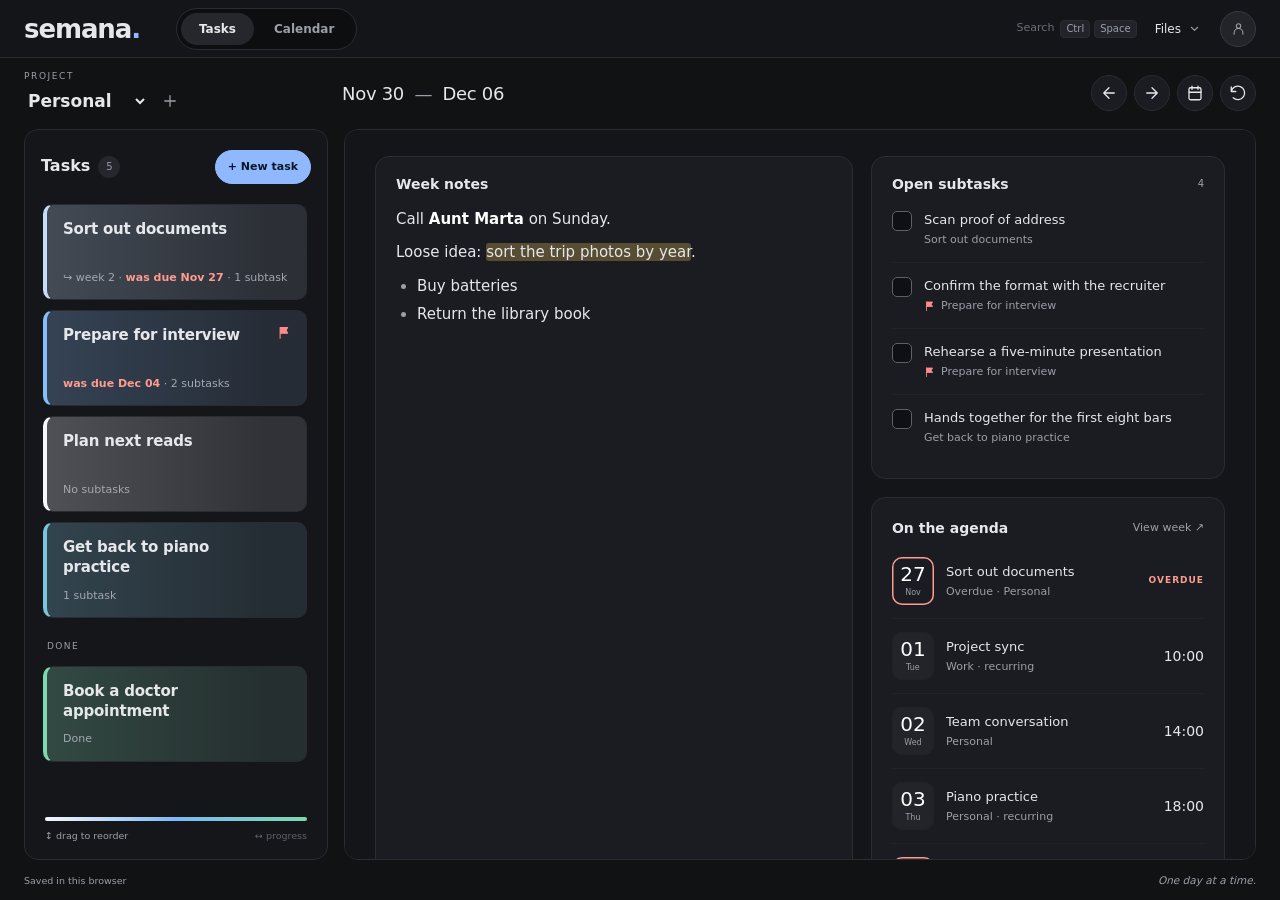
<file: specs/semana.html>
<!doctype html>
<html lang="en">
<head>
<meta charset="utf-8">
<meta name="viewport" content="width=device-width,initial-scale=1">
<title>Semana</title>
<meta name="description" content="Notes and tasks, one week at a time.">
<script id="theme-boot">(function(){var d=document.documentElement,p={};try{p=JSON.parse(localStorage.getItem("semana-prefs")||"{}")||{};if(!p.theme){var o=localStorage.getItem("semana-theme");if(o)p.theme=o}}catch(e){}var n={grafite:"dark",papel:"light",tinta:"light"},t=n[p.theme]?p.theme:"grafite",m=/^(light|dark|system)$/.test(p.mode)?p.mode:n[t],k=m==="system"?!!(window.matchMedia&&matchMedia("(prefers-color-scheme: dark)").matches):m==="dark";d.setAttribute("data-theme",t);d.setAttribute("data-mode-pref",m);d.setAttribute("data-mode",k?"dark":"light");d.setAttribute("data-font",/^(tema|mono|sans|serif)$/.test(p.font)?p.font:"tema");d.setAttribute("data-palette",/^(classico|por-do-sol|lavanda|musgo|semaforo|neutro)$/.test(p.palette)?p.palette:"classico")})();</script>
<style id="app-style">
/* Roboto Mono · Copyright 2015 The Roboto Mono Project Authors (github.com/googlefonts/robotomono)
   SIL Open Font License 1.1 (openfontlicense.org) · embedded so it works offline */
@font-face{font-family:'Roboto Mono';font-style:normal;font-weight:100 700;font-display:swap;src:url([data-uri]) format('woff2')}
@font-face{font-family:'Roboto Mono';font-style:italic;font-weight:100 700;font-display:swap;src:url([data-uri]) format('woff2')}

/* ===== Appearance =====
   Four independent preferences, all attributes on <html>:
   data-theme (grafite · papel · tinta) sets shape and typography;
   data-mode (light · dark) sets the colors, combined with the theme;
   data-font (tema · mono · sans · serif) sets the font of task content;
   data-palette sets the progress gradient. */

/* ----- Shape and typography per theme ----- */
:root,[data-theme="grafite"]{
  --font:system-ui,-apple-system,BlinkMacSystemFont,'Segoe UI',sans-serif;--heading:var(--font);--doc-font:var(--font);
  --base:14px;--doc-size:15.5px;--doc-leading:1.75;--title-size:30px;--title-weight:650;--title-track:-.02em;--card-title:15px;
  --r-sm:8px;--r:10px;--r-lg:14px;--r-card:10px;--r-btn:8px;--r-tool:7px;--r-pill:999px;--r-check:5px;--r-round:50%;
}
[data-theme="papel"]{
  --font:system-ui,-apple-system,BlinkMacSystemFont,'Segoe UI',sans-serif;
  --heading:'Iowan Old Style','Charter','Palatino Linotype',Palatino,Georgia,serif;--doc-font:var(--heading);
  --base:14px;--doc-size:17.5px;--doc-leading:1.72;--title-size:36px;--title-weight:600;--title-track:-.01em;--card-title:17px;
  --r-sm:6px;--r:8px;--r-lg:6px;--r-card:3px;--r-btn:6px;--r-tool:6px;--r-pill:999px;--r-check:3px;--r-round:50%;
}
[data-theme="tinta"]{
  --font:'Helvetica Neue',Helvetica,Arial,system-ui,sans-serif;--heading:var(--font);--doc-font:var(--font);
  --base:14px;--doc-size:16px;--doc-leading:1.7;--title-size:40px;--title-weight:800;--title-track:-.035em;--card-title:16px;
  --r-sm:0;--r:0;--r-lg:0;--r-card:0;--r-btn:0;--r-tool:0;--r-pill:0;--r-check:0;--r-round:0;
}

/* ----- Colors per theme and mode ----- */
:root,[data-theme="grafite"][data-mode="dark"]{
  color-scheme:dark;
  --bg:#111214;--header:#141518;--nav:#0d0e10;--panel:#15161a;--detail:#141519;--surface:#1b1c21;--raised:#25272d;--chip:#22242a;--field:#0f1013;--hover:#ffffff08;
  --line:#2a2c33;--line-soft:#202228;--chip-line:#363941;--check-line:#5c606a;
  --text:#e6e7eb;--strong:#ffffff;--muted:#9b9fa9;--faint:#6a6e78;
  --accent:#8fb8ff;--accent-soft:#8fb8ff1f;--accent-line:#8fb8ff4d;--on-accent:#0c1626;
  --card-ink:#e6e7eb;--card-ink-soft:#a3a7b1;--card-flag:#ff8a8a;--card-overdue:#ff9c90;--card-shadow:none;--card-border:1px solid #2a2c33;--card-rule:#b8463c70;
  --flag-ui:#ff8a8a;--overdue-ui:#ff9c90;
  --mark:rgba(255,214,102,.26);--mark-solid:#f5cf63;--mark-ink:currentColor;--stale:#e8c27a;
  --danger-bg:#3a2226;--danger-line:#5e3239;--danger-text:#ffb3ad;
  --event:#243149;--event-ink:#d4e3ff;--event-edge:#8fb8ff;--work:#1d352e;--work-ink:#c7ecda;--work-edge:#7cd8ad;
  --toast:#2a2c33;--toast-text:#f1f2f4;--pop-shadow:0 18px 40px #0009;--lift-shadow:0 14px 30px #000a;--sheet-line:var(--line);--sheet-shadow:none;
}
[data-theme="grafite"][data-mode="light"]{
  color-scheme:light;
  --bg:#f4f5f7;--header:#ffffff;--nav:#eef0f3;--panel:#ffffff;--detail:#ffffff;--surface:#ffffff;--raised:#eceef2;--chip:#f2f3f6;--field:#ffffff;--hover:#0000000a;
  --line:#dfe2e8;--line-soft:#eceef2;--chip-line:#d3d7df;--check-line:#9aa0ab;
  --text:#1b1d22;--strong:#000000;--muted:#5f6571;--faint:#9298a3;
  --accent:#2f6fd6;--accent-soft:#2f6fd614;--accent-line:#2f6fd655;--on-accent:#ffffff;
  --card-ink:#1b1d22;--card-ink-soft:#565c68;--card-flag:#d63848;--card-overdue:#b42318;--card-shadow:0 1px 2px #0000000d;--card-border:1px solid #dfe2e8;--card-rule:#b8463c70;
  --flag-ui:#d63848;--overdue-ui:#c22f3e;
  --mark:rgba(255,206,64,.45);--mark-solid:#f0b400;--mark-ink:currentColor;--stale:#a8721a;
  --danger-bg:#fdecec;--danger-line:#f3c2c2;--danger-text:#b42318;
  --event:#e6eefc;--event-ink:#1d3a6b;--event-edge:#2f6fd6;--work:#e3f4ec;--work-ink:#18432f;--work-edge:#2f9e6b;
  --toast:#1b1d22;--toast-text:#ffffff;--pop-shadow:0 14px 34px #1b1d2224;--lift-shadow:0 14px 30px #1b1d2230;--sheet-line:var(--line);--sheet-shadow:none;
}
[data-theme="papel"][data-mode="light"]{
  color-scheme:light;
  --bg:#f2eee6;--header:transparent;--nav:#e9e3d7;--panel:transparent;--detail:#fffdf9;--surface:#fbf8f2;--raised:#ece6da;--chip:#efe9dd;--field:#fffdf9;--hover:#0000000a;
  --line:#dcd3c3;--line-soft:#ebe4d7;--chip-line:#d2c7b4;--check-line:#a89e8d;
  --text:#2b2621;--strong:#15120f;--muted:#6d645a;--faint:#a0968a;
  --accent:#a2482a;--accent-soft:#a2482a14;--accent-line:#a2482a45;--on-accent:#fffaf4;
  --card-ink:#1e2a35;--card-ink-soft:#33404d;--card-flag:#b3182d;--card-overdue:#8f1426;--card-shadow:0 1px 2px #0000000f,0 5px 14px #2b262112;--card-border:1px solid #00000012;--card-rule:#b8463c70;
  --flag-ui:#b3182d;--overdue-ui:#a3192c;
  --mark:rgba(255,222,89,.62);--mark-solid:#e9c22a;--mark-ink:currentColor;--stale:#a2482a;
  --danger-bg:#f7e4df;--danger-line:#e2b3a8;--danger-text:#97301e;
  --event:#e4ebf5;--event-ink:#22324a;--event-edge:#7ea5d6;--work:#e0eee5;--work-ink:#1f3a2c;--work-edge:#7bb895;
  --toast:#2b2621;--toast-text:#f7f3ec;--pop-shadow:0 14px 34px #2b262122;--lift-shadow:0 16px 30px #2b262130;--sheet-line:#e6dece;--sheet-shadow:0 1px 2px #2b26210a,0 16px 40px #2b26211a;
}
[data-theme="papel"][data-mode="dark"]{
  color-scheme:dark;
  --bg:#1b1815;--header:transparent;--nav:#26221d;--panel:transparent;--detail:#24201c;--surface:#2a2620;--raised:#36312a;--chip:#2e2a24;--field:#1f1c18;--hover:#ffffff0b;
  --line:#3d362e;--line-soft:#322c26;--chip-line:#4b4339;--check-line:#7d7264;
  --text:#ece4d7;--strong:#fff8ec;--muted:#aa9e8e;--faint:#7b7064;
  --accent:#e39a72;--accent-soft:#e39a721c;--accent-line:#e39a7255;--on-accent:#25170f;
  --card-ink:#1e2a35;--card-ink-soft:#33404d;--card-flag:#b3182d;--card-overdue:#8f1426;--card-shadow:0 1px 2px #0006,0 6px 16px #0005;--card-border:1px solid #00000030;--card-rule:#b8463c70;
  --flag-ui:#ff8f86;--overdue-ui:#ff9a88;
  --mark:rgba(233,194,42,.34);--mark-solid:#e9c22a;--mark-ink:currentColor;--stale:#e39a72;
  --danger-bg:#3d2420;--danger-line:#66372f;--danger-text:#ffb4a6;
  --event:#2b3446;--event-ink:#d6e2f5;--event-edge:#7ea5d6;--work:#233a2f;--work-ink:#cdebd9;--work-edge:#7bb895;
  --toast:#ece4d7;--toast-text:#1b1815;--pop-shadow:0 16px 36px #000a;--lift-shadow:0 16px 30px #000b;--sheet-line:#3a332b;--sheet-shadow:0 18px 44px #0007;
}
[data-theme="tinta"][data-mode="light"]{
  color-scheme:light;
  --bg:#ffffff;--header:#ffffff;--nav:#ffffff;--panel:#ffffff;--detail:#ffffff;--surface:#ffffff;--raised:#efefef;--chip:#ffffff;--field:#ffffff;--hover:#0000000a;
  --line:#111111;--line-soft:#e2e2e2;--chip-line:#111111;--check-line:#111111;
  --text:#111111;--strong:#000000;--muted:#555555;--faint:#999999;
  --accent:#111111;--accent-soft:#1111110d;--accent-line:#111111;--on-accent:#ffffff;
  --card-ink:#111111;--card-ink-soft:#262626;--card-flag:#e0102a;--card-overdue:#8f1426;--card-shadow:none;--card-border:1.5px solid #111111;--card-rule:#b8463c70;
  --flag-ui:#e0102a;--overdue-ui:#c40f26;
  --mark:rgba(255,232,0,.78);--mark-solid:#ffe100;--mark-ink:currentColor;--stale:#111111;
  --danger-bg:#ffffff;--danger-line:#c40f26;--danger-text:#c40f26;
  --event:#e8eeff;--event-ink:#111111;--event-edge:#111111;--work:#e2f6ea;--work-ink:#111111;--work-edge:#111111;
  --toast:#111111;--toast-text:#ffffff;--pop-shadow:6px 6px 0 #111111;--lift-shadow:7px 7px 0 #111111;--sheet-line:var(--line);--sheet-shadow:none;
}
[data-theme="tinta"][data-mode="dark"]{
  color-scheme:dark;
  --bg:#0b0b0b;--header:#0b0b0b;--nav:#0b0b0b;--panel:#0b0b0b;--detail:#0b0b0b;--surface:#0b0b0b;--raised:#222222;--chip:#0b0b0b;--field:#0b0b0b;--hover:#ffffff14;
  --line:#f2f2f2;--line-soft:#2c2c2c;--chip-line:#f2f2f2;--check-line:#f2f2f2;
  --text:#f2f2f2;--strong:#ffffff;--muted:#b3b3b3;--faint:#707070;
  --accent:#f2f2f2;--accent-soft:#ffffff14;--accent-line:#f2f2f2;--on-accent:#0b0b0b;
  --card-ink:#111111;--card-ink-soft:#262626;--card-flag:#e0102a;--card-overdue:#8f1426;--card-shadow:none;--card-border:1.5px solid #f2f2f2;--card-rule:#b8463c70;
  --flag-ui:#ff4057;--overdue-ui:#ff5a6e;
  --mark:rgba(255,225,0,.88);--mark-solid:#ffe100;--mark-ink:#111111;--stale:#f2f2f2;
  --danger-bg:#0b0b0b;--danger-line:#ff5a6e;--danger-text:#ff7686;
  --event:#1d2540;--event-ink:#f2f2f2;--event-edge:#f2f2f2;--work:#15301f;--work-ink:#f2f2f2;--work-edge:#f2f2f2;
  --toast:#f2f2f2;--toast-text:#0b0b0b;--pop-shadow:6px 6px 0 #f2f2f2;--lift-shadow:7px 7px 0 #f2f2f2;--sheet-line:var(--line);--sheet-shadow:none;
}

/* ----- Progress gradients (0% · 50% · 100%) ----- */
:root,[data-palette="classico"]{--c0:rgb(244,247,251);--c50:rgb(123,184,247);--c100:rgb(124,216,173)}
[data-palette="por-do-sol"]{--c0:rgb(250,243,232);--c50:rgb(248,198,140);--c100:rgb(242,162,170)}
[data-palette="lavanda"]{--c0:rgb(246,244,252);--c50:rgb(202,190,250);--c100:rgb(238,172,214)}
[data-palette="musgo"]{--c0:rgb(245,246,236);--c50:rgb(214,228,150);--c100:rgb(138,208,156)}
[data-palette="semaforo"]{--c0:rgb(247,190,180);--c50:rgb(248,224,140);--c100:rgb(140,214,166)}
[data-palette="neutro"]{--c0:rgb(246,246,246);--c50:rgb(208,211,216);--c100:rgb(172,177,186)}
/* Element color from its progress (--p, 0 to 100), linearly interpolated between the three stops. */
.pc{--task-color:color-mix(in srgb,color-mix(in srgb,var(--c0),var(--c50) calc(min(var(--p,0),50)*2%)),var(--c100) calc(max(var(--p,0) - 50,0)*2%))}

/* ----- Task content font (title, subtasks, notes and card titles) ----- */
:root{--content-font:var(--doc-font);--content-title:var(--heading);--sub-font:var(--font);--content-scale:1}
[data-font="mono"]{--content-font:'Roboto Mono',ui-monospace,SFMono-Regular,Menlo,Consolas,monospace;--content-title:var(--content-font);--sub-font:var(--content-font);--content-scale:.9;--title-track:-.01em}
[data-font="sans"]{--content-font:system-ui,-apple-system,BlinkMacSystemFont,'Segoe UI',Roboto,sans-serif;--content-title:var(--content-font);--sub-font:var(--content-font)}
[data-font="serif"]{--content-font:'Iowan Old Style','Charter','Palatino Linotype',Palatino,Georgia,serif;--content-title:var(--content-font);--sub-font:var(--content-font);--content-scale:1.05}

/* ===== Base ===== */
*{box-sizing:border-box}
html,body{margin:0}
body{min-height:100vh;background:var(--bg);color:var(--text);font:var(--base)/1.5 var(--font);-webkit-font-smoothing:antialiased}
button,input,select,textarea{font:inherit;color:inherit}
button,summary{cursor:pointer}
button{background:var(--raised);border:1px solid var(--line);border-radius:var(--r-btn);padding:9px 13px;font-weight:550}
button:hover{filter:brightness(1.08)}
button:disabled{cursor:default;opacity:.55;filter:none}
:focus-visible{outline:2px solid var(--accent);outline-offset:2px}
input,select,textarea{width:100%;min-width:0;background:var(--field);border:1px solid var(--line);border-radius:var(--r-sm);padding:9px 11px}
textarea{resize:vertical;line-height:1.6}
label{display:block;color:var(--muted);font-size:11px}
label>input,label>select,label>textarea{margin-top:6px}
h1,h2,h3,p{margin-top:0}
a{color:var(--accent)}
summary{list-style:none}
summary::-webkit-details-marker{display:none}
svg{display:block;flex-shrink:0}
.sr-only{position:absolute;width:1px;height:1px;margin:-1px;padding:0;overflow:hidden;clip:rect(0,0,0,0);white-space:nowrap;border:0}
.primary{background:var(--accent);color:var(--on-accent);border-color:var(--accent)}
.quiet{background:none;border:0;padding:4px 0;color:var(--muted);font-size:11px;font-weight:500}
.ghost{background:none}
.danger{background:var(--danger-bg);border-color:var(--danger-line);color:var(--danger-text)}
.hint{font-size:11px;color:var(--muted);line-height:1.6;margin:8px 0}
.empty{color:var(--muted);font-size:12px;padding:12px 0;margin:0}
.error{color:var(--danger-text);font-size:12px;margin:10px 0 0}
.error:empty{display:none}
.eyebrow{display:inline-block;font-size:9px;font-weight:650;letter-spacing:.8px;color:var(--accent);padding:4px 8px;border:1px solid var(--chip-line);border-radius:var(--r-pill)}
.icon-btn{display:grid;place-items:center;width:32px;height:32px;padding:0;border:0;border-radius:var(--r-round);background:none;color:var(--muted)}
.icon-btn:hover{background:var(--raised);color:var(--text);filter:none}

/* ===== Layout ===== */
#app{display:flex;flex-direction:column;min-height:100vh}
.app-header{display:flex;align-items:center;gap:36px;height:58px;padding:0 24px;background:var(--header);border-bottom:1px solid var(--line);flex-shrink:0}
.brand{background:none;border:0;padding:0;font:var(--title-weight) 26px/1 var(--heading);letter-spacing:-1.1px;color:var(--text)}
.brand:hover{filter:none;opacity:.85}
.brand-dot{color:var(--accent)}
.app-header nav{display:flex;gap:2px;padding:4px;background:var(--nav);border:1px solid var(--line);border-radius:var(--r-pill)}
.nav{border:0;background:none;border-radius:var(--r-pill);padding:7px 18px;font-size:12px;font-weight:550;color:var(--muted)}
.nav:hover{color:var(--text);filter:none}
.nav.active{background:var(--raised);color:var(--text)}
.header-right{margin-left:auto;display:flex;align-items:center;gap:18px}
.menu{position:relative}
.menu>summary{display:flex;align-items:center;gap:6px;padding:8px 0;font-size:12px}
.menu>summary svg{width:15px;height:15px;color:var(--muted)}
.menu-pop{position:absolute;right:0;top:42px;z-index:40;width:270px;padding:14px;background:var(--surface);border:1px solid var(--line);border-radius:var(--r);box-shadow:var(--pop-shadow)}
.menu-pop>button,.menu-pop>.import{display:block;width:100%;margin-bottom:7px;text-align:left;font-size:12px}
.import{padding:9px 13px;border:1px solid var(--line);border-radius:var(--r-btn);background:var(--raised);color:var(--text);font-weight:550;cursor:pointer}
.import:hover{filter:brightness(1.08)}
.menu-pop p{margin:10px 0;font-size:11px;color:var(--muted);line-height:1.55}
#empty-confirm p{margin-top:4px}
.profile-menu>summary{padding:0}
.search-hint{display:flex;align-items:center;gap:4px;font-size:11px;color:var(--faint);white-space:nowrap}
.search-hint span{margin-right:2px}
.search-hint kbd{padding:3px 5px;border:1px solid var(--line);border-radius:min(4px,var(--r-sm));background:var(--chip);font:500 10px/1 var(--font);color:var(--muted)}
@media(hover:none),(pointer:coarse){.search-hint{display:none}}
.profile-icon{display:grid;place-items:center;width:36px;height:36px;border:1px solid var(--chip-line);border-radius:var(--r-round);background:var(--chip);color:var(--text)}
.profile-menu[open] .profile-icon{border-color:var(--accent);color:var(--accent)}

/* Appearance panel */
.prefs-pop{width:350px;max-height:calc(100dvh - 76px);overflow:auto;padding:12px 12px 8px;scrollbar-width:thin}
.prefs-pop .menu-label{margin:16px 4px 8px;font-size:9px;font-weight:650;letter-spacing:1.6px;color:var(--muted)}
.prefs-pop .menu-label:first-child{margin-top:4px}
.theme-list{display:flex;flex-direction:column;gap:2px}
.theme-opt{display:flex;align-items:center;gap:12px;width:100%;padding:7px 8px;background:none;border:1px solid transparent;border-radius:var(--r-btn);color:var(--text);font-weight:400;text-align:left}
.theme-opt:hover,.font-opt:hover,.pal-opt:hover{background:var(--hover);filter:none}
.theme-opt[aria-checked="true"]{border-color:var(--accent-line);background:var(--accent-soft)}
.theme-opt strong{display:block;font-size:13px;font-weight:650}
.theme-opt small{display:block;margin-top:1px;font-size:11px;line-height:1.4;color:var(--muted)}
.swatch{position:relative;flex:0 0 62px;width:62px;height:44px;overflow:hidden;background:var(--bg);border:1px solid var(--line);border-radius:7px}
.swatch i{position:absolute;display:block}
.sw-card{left:7px;top:7px;width:18px;height:29px;background:var(--c50)}
.swatch[data-theme="grafite"] .sw-card{background:color-mix(in srgb,var(--c50) 26%,var(--surface));border-left:3px solid var(--c50);border-radius:2px}
.swatch[data-theme="papel"] .sw-card{background:linear-gradient(var(--card-rule),var(--card-rule)) 0 7px/100% 1px no-repeat,var(--c50);border-radius:1px;box-shadow:0 1px 2px #0003}
.swatch[data-theme="tinta"] .sw-card{border:1.5px solid var(--line);box-shadow:2px 2px 0 var(--line)}
.sw-line{left:32px;top:10px;width:22px;height:2px;border-radius:1px;background:var(--text);opacity:.75}
.sw-line.short{top:16px;width:13px}
.sw-dot{right:6px;top:6px;width:6px;height:6px;border-radius:50%;background:var(--accent)}
.swatch b{position:absolute;left:32px;bottom:5px;font:600 13px/1 var(--heading);color:var(--text)}
.swatch[data-theme="tinta"] .sw-dot{background:var(--flag-ui)}
.seg{display:grid;grid-template-columns:repeat(3,1fr);gap:3px;padding:3px;background:var(--field);border:1px solid var(--line);border-radius:var(--r-btn)}
.seg button{display:flex;align-items:center;justify-content:center;gap:6px;padding:7px 6px;border:0;border-radius:calc(var(--r-btn) - 2px);background:none;color:var(--muted);font-size:12px;font-weight:550}
.seg button svg{width:15px;height:15px}
.seg button:hover{color:var(--text);filter:none}
.seg button[aria-checked="true"]{background:var(--raised);color:var(--text);box-shadow:0 1px 2px #0000001f}
.font-grid{display:grid;grid-template-columns:repeat(4,1fr);gap:6px}
.font-opt{display:flex;flex-direction:column;align-items:center;gap:4px;padding:9px 4px 8px;border:1px solid var(--line);border-radius:var(--r-btn);background:none;color:var(--text);font-weight:400}
.aa{font-size:21px;line-height:1.1}
.aa[data-font-sample="tema"]{font-family:var(--doc-font)}
.aa[data-font-sample="mono"]{font-family:'Roboto Mono',ui-monospace,monospace;font-size:19px}
.aa[data-font-sample="sans"]{font-family:system-ui,-apple-system,'Segoe UI',Roboto,sans-serif}
.aa[data-font-sample="serif"]{font-family:'Iowan Old Style',Charter,'Palatino Linotype',Georgia,serif}
.font-opt small,.pal-opt small{font-size:10px;line-height:1.2;color:var(--muted);white-space:nowrap}
.pal-grid{display:grid;grid-template-columns:repeat(3,1fr);gap:6px}
.pal-opt{display:flex;flex-direction:column;align-items:stretch;gap:7px;padding:9px 9px 8px;border:1px solid var(--line);border-radius:var(--r-btn);background:none;color:var(--text);font-weight:400;text-align:left}
.pal-bar{display:block;height:10px;border-radius:var(--r-pill);background:linear-gradient(90deg,var(--c0),var(--c50),var(--c100));box-shadow:inset 0 0 0 1px #0000001c}
.font-opt[aria-checked="true"],.pal-opt[aria-checked="true"]{border-color:var(--accent);box-shadow:inset 0 0 0 1px var(--accent);background:var(--accent-soft)}
.font-opt[aria-checked="true"] small,.pal-opt[aria-checked="true"] small{color:var(--text)}
.prefs-pop .theme-note{margin:14px 4px 4px;font-size:10.5px}

.toolbar{display:flex;align-items:center;gap:28px;min-height:70px;padding:12px 24px;flex-shrink:0}
.project-selector{width:calc(25% - 18px);min-width:190px}
.selector-label{display:block;margin:0 0 1px;font-size:9px;letter-spacing:1.6px;color:var(--muted)}
.project-row{display:flex;align-items:center;gap:6px}
.project-row select{width:auto;max-width:220px;margin:0;padding:3px 20px 3px 0;border:0;background:transparent;font:600 17px/1.3 var(--heading)}
.project-row select option{background:var(--surface);color:var(--text)}
.project-new{display:flex;align-items:center;gap:4px}
.project-new input{width:190px;padding:6px 10px}
.week-meta{display:flex;align-items:center;gap:14px}
.week-meta strong{font:500 18px/1.3 var(--heading);letter-spacing:-.3px;white-space:nowrap}
.week-meta em{font-style:normal;color:var(--muted);margin:0 5px}
.week-controls{display:flex;align-items:center;gap:7px;margin-left:auto}
.week-button{display:grid;place-items:center;width:36px;height:36px;padding:0;border:1px solid var(--line);border-radius:var(--r-round);background:var(--surface);color:var(--text)}
.week-picker{position:relative}
.week-picker[open]>.week-button{border-color:var(--accent);color:var(--accent)}
.week-picker>label{position:absolute;right:0;top:44px;z-index:30;width:220px;padding:14px;background:var(--surface);border:1px solid var(--line);border-radius:var(--r);box-shadow:var(--pop-shadow)}
.notice{display:flex;align-items:center;justify-content:space-between;gap:16px;margin:0 24px 12px;padding:8px 10px 8px 16px;background:var(--raised);border:1px solid var(--line);border-radius:var(--r);font-size:12px;flex-shrink:0}

.workspace{flex:1;display:grid;grid-template-columns:calc(25% - 4px) minmax(0,1fr);gap:16px;margin:0 24px 4px;min-height:0}
.sidebar{display:flex;flex-direction:column;min-width:0;padding:20px 14px 16px;background:var(--panel);border:1px solid var(--line);border-radius:var(--r-lg)}
.list-heading{display:flex;align-items:center;justify-content:space-between;gap:10px;flex-wrap:wrap;margin:0 2px 16px}
.list-heading h2{display:flex;align-items:center;gap:8px;margin:0;font:600 16px/1.3 var(--heading)}
.count{display:inline-grid;place-items:center;min-width:22px;height:22px;padding:0 6px;border-radius:var(--r-pill);background:var(--raised);font:500 10px/1 var(--font);color:var(--muted)}
.list-heading .primary{border-radius:var(--r-pill);font-size:11px;padding:8px 12px}
#task-list{position:relative;flex:1;min-height:0;overflow:auto;padding:4px 6px 6px 4px;scrollbar-width:thin;scrollbar-color:var(--line) transparent;overscroll-behavior:contain}
.empty-list{display:flex;flex-direction:column;gap:4px;padding:16px 4px;font-size:12px;color:var(--muted)}
.empty-list strong{color:var(--text);font-weight:550;font-size:13px}
.group-label{margin:22px 4px 12px;font-size:9px;letter-spacing:1.4px;text-transform:uppercase;color:var(--muted)}

/* Cards: the color (background or stripe) comes from progress and the chosen palette */
.task-card{position:relative;display:flex;flex-direction:column;gap:10px;width:100%;min-height:96px;margin:0 0 10px;padding:14px 16px 13px;text-align:left;border:var(--card-border);border-radius:var(--r-card);background:var(--task-color);color:var(--card-ink);box-shadow:var(--card-shadow);font-weight:400;user-select:none;-webkit-user-select:none;-webkit-touch-callout:none}
.task-card:hover{filter:brightness(1.03)}
.card-index{display:none}
.card-title{display:block;padding-right:22px;font:600 calc(var(--card-title)*var(--content-scale))/1.35 var(--content-title);letter-spacing:-.2px;overflow-wrap:anywhere}
[data-font="mono"] .card-title{letter-spacing:-.4px}
.card-title.untitled{opacity:.5;font-style:italic;font-weight:500}
.card-sub{display:block;margin-top:auto;font-size:11px;color:var(--card-ink-soft)}
.card-due{font-weight:650}
.card-due.overdue{color:var(--card-overdue)}
.card-flag{position:absolute;top:14px;right:14px;color:var(--card-flag)}
.card-flag svg{width:15px;height:15px}
.card-flag svg path,.mini-flag svg path,.tool.flag[aria-pressed="true"] svg path{fill:currentColor}
.task-card.selected{outline:2px solid var(--accent);outline-offset:2px;cursor:ew-resize;touch-action:pan-y}
.task-card.dragging{filter:none;outline-width:3px}
.task-card.reordering{z-index:5;cursor:grabbing;filter:none;box-shadow:var(--lift-shadow);transition:none}
body.is-sorting,body.is-sorting *{cursor:grabbing!important;user-select:none;-webkit-user-select:none}

.progress-legend{flex-shrink:0;margin:16px 6px 0}
.legend-bar{position:relative;height:4px;border-radius:3px;background:linear-gradient(90deg,var(--c0),var(--c50),var(--c100));box-shadow:inset 0 0 0 1px var(--hover)}
.legend-bar i{position:absolute;top:50%;width:12px;height:12px;margin:-6px 0 0 -6px;border-radius:var(--r-round);background:var(--detail);border:2px solid var(--text)}
.legend-text{display:flex;justify-content:space-between;gap:8px;margin-top:8px;font-size:9.5px;color:var(--muted)}
.legend-text .dim{opacity:.55}

#detail{min-width:0;background:var(--detail);border:1px solid var(--line);border-radius:var(--r-lg);overflow:auto;scrollbar-width:thin;scrollbar-color:var(--line) transparent;overscroll-behavior:contain}
footer{display:flex;align-items:center;justify-content:space-between;gap:20px;padding:9px 24px 11px;color:var(--muted);font-size:9.5px;flex-shrink:0}
footer em{font-style:italic;font-family:var(--heading);font-size:10.5px}

/* ===== Overview ===== */
.dashboard{padding:26px 30px}
.dashboard-grid{display:grid;gap:18px;align-items:start;grid-template-columns:minmax(0,1.35fr) minmax(0,1fr);grid-template-rows:auto auto 1fr;grid-template-areas:"notes subs" "notes agenda" "notes stale"}
.p-notes{grid-area:notes;align-self:stretch;position:relative}.p-subs{grid-area:subs}.p-agenda{grid-area:agenda}.p-stale{grid-area:stale}
/* Week notes: free text at the top of the overview; the formatting bar shows on hover or while editing */
.week-notes{display:flex;flex-direction:column}
.notes-head{margin-bottom:2px}
.notes-bar{position:relative;display:flex;align-items:center;margin:-7px -6px -7px 0}
.notes-bar .tools{gap:1px;transition:opacity .15s}
.notes-bar .tool{min-width:30px;height:30px;padding:0 6px}
.notes-bar .size-menu>summary{min-width:0}
.notes-bar .size-pop{left:50%;transform:translateX(-50%)}
.notes-bar .link-pop{left:auto;right:0;width:min(400px,calc(100vw - 48px))}
.week-notes:not(:hover):not(:focus-within) .notes-bar .tools{opacity:0;pointer-events:none}
.week-notes .notes{flex:1;min-height:150px;margin:4px 0 0;padding:6px 0 4px;border-top:0;font-size:calc(15px*var(--content-scale));line-height:1.7}
.week-notes .notes.is-empty::before{top:6px}
.panel{min-width:0;padding:18px 20px;background:var(--surface);border:1px solid var(--line);border-radius:var(--r-lg)}
.panel-head{display:flex;justify-content:space-between;align-items:center;gap:12px;margin-bottom:4px}
.panel-head h2{margin:0;font:600 14px/1.3 var(--heading)}
.panel-head>span{font-size:10px;color:var(--muted)}
.dash-row,.event-row,.stale-row{display:flex;align-items:flex-start;gap:12px;width:100%;padding:13px 0;border:0;border-bottom:1px solid var(--line-soft);border-radius:0;background:none;text-align:left;font-weight:400}
.dash-row:last-child,.event-row:last-child,.stale-row:last-child{border-bottom:0}
.event-row,.stale-row{align-items:center}
.event-row:hover,.stale-row:hover,.row-link:hover{filter:none}
.event-row:hover strong,.stale-row:hover strong,.row-link:hover strong{color:var(--accent)}
.row-link{flex:1;min-width:0;display:block;padding:0;border:0;border-radius:var(--r-sm);background:none;text-align:left;font-weight:400}
.row-text{flex:1;min-width:0}
.row-text strong{display:block;font-size:13px;font-weight:500;line-height:1.5;overflow-wrap:anywhere}
.row-text small{display:flex;align-items:center;gap:5px;margin-top:3px;font-size:11px;color:var(--muted)}
.mini-flag{color:var(--flag-ui)}
.mini-flag svg{width:12px;height:12px}
.event-day{display:flex;flex-direction:column;align-items:center;justify-content:center;width:42px;min-width:42px;height:48px;border-radius:var(--r);background:var(--chip);box-shadow:inset 0 0 0 1px var(--line-soft)}
.event-day strong{font:500 20px/1.1 var(--heading);color:var(--strong)}
.event-day small{margin-top:2px;font-size:8px;color:var(--muted)}
.event-day.due{background:var(--accent-soft);box-shadow:inset 0 0 0 1px var(--accent-line)}
.overdue .event-day.due{background:transparent;box-shadow:inset 0 0 0 1.5px var(--overdue-ui)}
.event-time{font-size:14px;font-weight:500;white-space:nowrap;font-variant-numeric:tabular-nums;color:var(--text)}
.event-time.due-tag{font-size:9px;font-weight:650;letter-spacing:1px;text-transform:uppercase;color:var(--accent)}
.overdue .event-time.due-tag{color:var(--overdue-ui)}
.stale-symbol{display:grid;place-items:center;width:32px;height:32px;min-width:32px;border-radius:var(--r-round);background:color-mix(in srgb,var(--stale) 13%,transparent);color:var(--stale);font-size:19px}

/* Plain checkbox (subtasks) */
.check{flex:0 0 20px;display:grid;place-items:center;width:20px;height:20px;padding:0;margin-top:1px;border:1.5px solid var(--check-line);border-radius:var(--r-check);background:var(--field);color:var(--accent)}
.check svg{width:14px;height:14px;opacity:0;transition:opacity .12s}
.check:hover{border-color:var(--accent);background:var(--accent-soft);filter:none}
.check:hover svg{opacity:.6}
.check.checked{background:var(--accent);border-color:var(--accent);color:var(--on-accent)}
.check.checked svg{opacity:1}
.check:disabled:hover{border-color:var(--check-line);background:var(--field)}
.check.checked:disabled:hover{background:var(--accent);border-color:var(--accent)}

/* ===== Task as a document ===== */
#detail.doc-view{padding:0}
.doc{position:relative;display:flex;flex-direction:column;min-height:100%}
.doc-bar{position:sticky;top:0;z-index:6;display:flex;align-items:center;justify-content:space-between;gap:10px;flex-wrap:wrap;padding:10px 14px;background:var(--detail);background:color-mix(in srgb,var(--detail) 92%,transparent);-webkit-backdrop-filter:blur(10px);backdrop-filter:blur(10px);border-bottom:1px solid var(--line-soft)}
.read-bar{justify-content:space-between;min-height:55px;padding:10px 14px 10px 20px;font-size:11px;color:var(--muted)}
.tools{display:flex;align-items:center;gap:3px;flex-wrap:wrap}
.tool{display:inline-flex;align-items:center;justify-content:center;gap:6px;min-width:34px;height:34px;padding:0 8px;border:1px solid transparent;border-radius:var(--r-tool);background:none;color:var(--muted);font-weight:500}
.tool:hover{background:var(--hover);color:var(--text);filter:none}
.tool[aria-pressed="true"]{background:var(--accent-soft);border-color:var(--accent-line);color:var(--accent)}
.tool b{font:750 15px/1 var(--font)}
.tool i{font:italic 600 17px/1 Georgia,'Times New Roman',serif}
.tool .mark-line{stroke:var(--mark-solid)}
.tool-sep{width:1px;height:18px;margin:0 5px;background:var(--line-soft)}
.size-menu{position:relative}
.size-menu>summary{justify-content:space-between;min-width:104px;font-size:12px}
.size-menu>summary svg{width:14px;height:14px}
.size-menu[open]>summary{background:var(--hover);color:var(--text)}
.size-pop{position:absolute;left:0;top:40px;z-index:10;display:flex;flex-direction:column;gap:2px;width:196px;padding:6px;background:var(--surface);border:1px solid var(--line);border-radius:var(--r);box-shadow:var(--pop-shadow)}
.size-pop button{display:flex;align-items:baseline;justify-content:space-between;gap:10px;padding:8px 10px;border:0;border-radius:var(--r-sm);background:none;text-align:left;color:var(--text);font-weight:500}
.size-pop button:hover{background:var(--hover);filter:none}
.size-pop button[aria-checked="true"]{color:var(--accent)}
.size-pop small{font:400 9px/1 var(--font);color:var(--faint);letter-spacing:.3px}
.size-pop .opt-h2{font:650 19px/1.2 var(--content-font);letter-spacing:-.3px}
.size-pop .opt-h3{font:600 15px/1.2 var(--content-font)}
.size-pop .opt-p{font:400 13px/1.2 var(--content-font)}
.doc-actions{display:flex;align-items:center;gap:4px;margin-left:auto}
/* Formatting shows only when hovering the task or while editing; task actions stay visible */
.doc-bar .tools{transition:opacity .15s}
@media(hover:hover){.doc:not(:hover):not(:focus-within) .doc-bar .tools{opacity:0;pointer-events:none}}
.tool.flag[aria-pressed="true"]{background:color-mix(in srgb,var(--flag-ui) 12%,transparent);border-color:color-mix(in srgb,var(--flag-ui) 35%,transparent);color:var(--flag-ui)}
.tool.trash:hover{background:var(--danger-bg);color:var(--danger-text)}
.tool.close{color:var(--text)}
.tool.close svg{width:19px;height:19px}
.confirm-inline{display:flex;align-items:center;gap:8px;padding-left:4px;font-size:12px;color:var(--danger-text)}
.confirm-inline button{padding:6px 11px;border-radius:var(--r-tool);font-size:11px}

/* Insert or edit link */
.link-pop{position:absolute;left:12px;top:calc(100% + 6px);z-index:12;width:min(420px,calc(100% - 24px));padding:14px 14px 12px;background:var(--surface);border:1px solid var(--line);border-radius:var(--r);box-shadow:var(--pop-shadow)}
.link-pop label{margin-bottom:10px}
.link-pop input{font-size:13px}
.link-pop .hint{margin:2px 0 12px;font-size:10.5px}
.link-actions{display:flex;align-items:center;gap:8px}
.link-actions button{padding:7px 13px;font-size:12px}
.link-actions .push{margin-left:auto;color:var(--danger-text)}
.link-bubble{position:absolute;z-index:8;display:flex;align-items:center;gap:2px;max-width:min(480px,calc(100% - 24px));padding:4px 4px 4px 10px;background:var(--surface);border:1px solid var(--line);border-radius:var(--r);box-shadow:var(--pop-shadow);font-size:12px}
.link-bubble[hidden]{display:none}
.lb-url{display:flex;align-items:center;gap:6px;flex:1;min-width:0;padding-right:6px;color:var(--muted)}
.lb-url span{overflow:hidden;white-space:nowrap;text-overflow:ellipsis}
.lb-url svg{width:14px;height:14px}
.link-bubble button{display:inline-flex;align-items:center;justify-content:center;min-width:30px;height:30px;padding:0 9px;border:0;border-radius:var(--r-tool);background:none;color:var(--text);font-size:12px;font-weight:600;white-space:nowrap}
.link-bubble button svg{width:15px;height:15px}
.link-bubble button:hover{background:var(--hover);filter:none}
.link-bubble .lb-main{color:var(--accent)}

.doc-page{flex:1;display:flex;flex-direction:column;width:100%;max-width:780px;margin:0 auto;padding:38px 44px 44px}
.doc-title{display:block;width:100%;margin:0;padding:0;overflow:hidden;resize:none;border:0;border-radius:0;background:none;font:var(--title-weight) calc(var(--title-size)*var(--content-scale))/1.2 var(--content-title);letter-spacing:var(--title-track);color:var(--strong)}
.doc-title::placeholder{color:var(--faint)}
.doc-title:focus,.doc-title:focus-visible{outline:none}
.doc-meta{display:flex;align-items:center;flex-wrap:wrap;gap:7px;margin:12px 0 0;font-size:12px;color:var(--muted)}
.meta-dot{width:9px;height:9px;border-radius:50%;background:var(--task-color);box-shadow:0 0 0 1px var(--line),0 0 0 3px var(--hover)}
.meta-sep{opacity:.45}
.due-ctl{position:relative;display:inline-flex;align-items:center;gap:1px}
.due-chip{display:inline-flex;align-items:center;gap:5px;padding:2px 9px 2px 7px;border:1px dashed var(--chip-line);border-radius:var(--r-pill);background:none;color:var(--muted);font-size:12px;font-weight:500;line-height:1.5}
.due-chip svg{width:13px;height:13px}
button.due-chip:hover{border-color:var(--accent-line);color:var(--text);filter:none}
.due-chip.set{border-style:solid;border-color:var(--accent-line);background:var(--accent-soft);color:var(--text)}
.due-chip.set svg{color:var(--accent)}
.due-chip.overdue{border-color:var(--overdue-ui);background:transparent;color:var(--overdue-ui)}
.due-chip.overdue svg{color:var(--overdue-ui)}
.due-input{position:absolute;left:0;bottom:0;width:1px;height:1px;padding:0;border:0;opacity:0;pointer-events:none}
.due-input.show{position:static;width:auto;height:auto;padding:2px 6px;margin-left:6px;border:1px solid var(--line);opacity:1;pointer-events:auto;font-size:12px}
.due-clear{display:grid;place-items:center;width:24px;height:24px;padding:0;border:0;border-radius:var(--r-round);background:none;color:var(--faint)}
.due-clear svg{width:13px;height:13px}
.due-clear:hover{color:var(--text);background:var(--hover);filter:none}

.subtasks{margin-top:24px}
.checklist{list-style:none;margin:0;padding:0}
.subtask,.sub-new{display:flex;align-items:center;gap:10px;padding:3px 0}
.subtask{align-items:flex-start}
.subtask .check{margin-top:6px}
.sub-text,.sub-new input{flex:1;min-width:0;margin-left:-6px;padding:6px;border:0;border-radius:var(--r-sm);background:none;font:400 calc(14.5px*var(--content-scale))/1.45 var(--sub-font)}
.sub-text{display:block;resize:none;overflow:hidden}
.sub-text:hover{background:var(--hover)}
.sub-text:focus{outline:none;background:var(--field);box-shadow:0 0 0 1px var(--line)}
.sub-text[readonly]:hover,.sub-text[readonly]:focus{background:none;box-shadow:none}
.sub-new input::placeholder{color:var(--faint)}
.sub-new input:focus{outline:none}
.check.ghost{border-style:dashed;background:none;color:var(--faint);cursor:text}
.check.ghost svg{opacity:1;width:12px;height:12px}
.sub-del{display:grid;place-items:center;flex:0 0 28px;width:28px;height:28px;padding:0;border:0;border-radius:var(--r-tool);background:none;color:var(--faint);opacity:0}
.subtask .sub-del{margin-top:2px}
.sub-del svg{width:15px;height:15px}
.subtask:hover .sub-del,.subtask:focus-within .sub-del,.hist:hover .sub-del,.hist:focus-within .sub-del{opacity:1}
.sub-del:hover{background:var(--danger-bg);color:var(--danger-text);filter:none}
@media(hover:none){.sub-del{opacity:.75}}

.notes{position:relative;flex:1;min-height:240px;margin-top:20px;padding:22px 0 28px;border-top:1px solid var(--line-soft);outline:none;font:400 calc(var(--doc-size)*var(--content-scale))/var(--doc-leading) var(--content-font);overflow-wrap:anywhere;caret-color:var(--accent);cursor:text}
.is-read .notes{cursor:default}
.notes.is-empty::before{content:attr(data-placeholder);position:absolute;top:22px;left:0;color:var(--faint);pointer-events:none}
.notes>:first-child{margin-top:0}
.notes p{margin:0 0 .55em}
.notes h2{margin:1.1em 0 .4em;font-size:1.45em;line-height:1.3;font-weight:650;letter-spacing:-.02em}
.notes h3{margin:1em 0 .35em;font-size:1.15em;line-height:1.35;font-weight:600}
.notes ul,.notes ol{margin:0 0 .7em;padding-left:1.4em}
.notes li{margin:.15em 0}
.notes li::marker{color:var(--muted)}
.notes strong,.notes b{font-weight:700;color:var(--strong)}
.notes mark,.notes span[style*="rgba(238, 196, 120"]{background-color:var(--mark)!important;color:var(--mark-ink)}
.notes mark,.notes span[style]{border-radius:3px;-webkit-box-decoration-break:clone;box-decoration-break:clone}
.notes a{color:var(--accent);text-decoration:underline;text-decoration-thickness:1px;text-underline-offset:3px}
.notes a[href^="file:" i]{text-decoration-style:dotted}
.notes a[href^="file:" i]::before{content:"";display:inline-block;width:.82em;height:.95em;margin:0 .25em 0 .05em;vertical-align:-.1em;background:currentColor;-webkit-mask:url("data:image/svg+xml,%3Csvg xmlns='http://www.w3.org/2000/svg' viewBox='0 0 24 24' fill='none' stroke='black' stroke-width='2.2' stroke-linecap='round' stroke-linejoin='round'%3E%3Cpath d='M14 3H7a2 2 0 0 0-2 2v14a2 2 0 0 0 2 2h10a2 2 0 0 0 2-2V8z'/%3E%3Cpath d='M14 3v5h5'/%3E%3C/svg%3E") center/contain no-repeat;mask:url("data:image/svg+xml,%3Csvg xmlns='http://www.w3.org/2000/svg' viewBox='0 0 24 24' fill='none' stroke='black' stroke-width='2.2' stroke-linecap='round' stroke-linejoin='round'%3E%3Cpath d='M14 3H7a2 2 0 0 0-2 2v14a2 2 0 0 0 2 2h10a2 2 0 0 0 2-2V8z'/%3E%3Cpath d='M14 3v5h5'/%3E%3C/svg%3E") center/contain no-repeat}

.history{padding-top:18px;border-top:1px solid var(--line-soft)}
.history:empty{display:none}
.doc-label{margin:0 0 8px;font-size:10px;font-weight:650;letter-spacing:1.5px;text-transform:uppercase;color:var(--muted)}
.timeline{list-style:none;margin:0;padding:0}
.hist{display:flex;align-items:center;gap:10px;min-height:34px;padding:3px 0;font-size:13px;color:var(--muted)}
.hist .check{flex-basis:18px;width:18px;height:18px;margin:0 1px}
.hist .check svg{width:12px;height:12px}
.hist-icon{width:20px;text-align:center;color:var(--faint)}
.hist-text{flex:1;min-width:0;overflow-wrap:anywhere}
.hist time{font-size:11px;color:var(--faint);white-space:nowrap;font-variant-numeric:tabular-nums}

/* ===== Temporary notice ===== */
#toast{position:fixed;left:50%;bottom:22px;z-index:100;display:flex;align-items:center;gap:14px;max-width:min(560px,calc(100vw - 32px));padding:9px 10px 9px 16px;background:var(--toast);color:var(--toast-text);border-radius:var(--r);box-shadow:var(--pop-shadow);font-size:12px;line-height:1.45;opacity:0;pointer-events:none;transform:translate(-50%,14px);transition:opacity .18s,transform .18s}
#toast.show{opacity:1;pointer-events:auto;transform:translate(-50%,0)}
#toast button{flex-shrink:0;padding:5px 11px;border:0;border-radius:var(--r-tool);background:var(--toast-text);color:var(--toast);font-size:11px}

/* ===== Search (Ctrl+Space) ===== */
.search-layer{position:fixed;inset:0;z-index:200;display:flex;justify-content:center;align-items:flex-start;padding:14vh 16px 16px;background:color-mix(in srgb,var(--bg) 55%,transparent);-webkit-backdrop-filter:blur(3px);backdrop-filter:blur(3px)}
.search-box{width:min(640px,100%);background:var(--surface);border:1px solid var(--line);border-radius:var(--r-lg);box-shadow:var(--pop-shadow);overflow:hidden}
.search-field{display:flex;align-items:center;gap:10px;padding:0 16px;border-bottom:1px solid var(--line-soft)}
.search-field svg{width:18px;height:18px;color:var(--muted)}
.search-field input{flex:1;height:56px;padding:0;border:0;border-radius:0;background:none;font:400 17px/1 var(--font);color:var(--text);outline:none}
.search-field kbd{padding:4px 6px;border:1px solid var(--line);border-radius:5px;font:500 10px/1 var(--font);color:var(--faint)}
.search-results{list-style:none;margin:0;padding:6px;max-height:min(60vh,520px);overflow:auto;scrollbar-width:thin}
.search-group{padding:8px 10px 4px;font-size:9px;font-weight:650;letter-spacing:1.4px;color:var(--muted)}
.search-empty{padding:16px 12px;font-size:13px;color:var(--muted)}
.so{display:flex;gap:12px;padding:10px 12px;border-radius:var(--r-sm);cursor:pointer}
.so[aria-selected="true"]{background:var(--accent-soft);box-shadow:inset 0 0 0 1px var(--accent-line)}
.so-dot{flex:0 0 10px;width:10px;height:10px;margin-top:5px;border-radius:50%;background:var(--task-color);box-shadow:0 0 0 1px var(--line)}
.so-icon{flex:0 0 14px;margin-top:2px;color:var(--muted)}
.so-icon svg{width:15px;height:15px}
.so-body{flex:1;min-width:0}
.so-title{display:block;overflow:hidden;white-space:nowrap;text-overflow:ellipsis;font-size:14px;font-weight:550;color:var(--text)}
.so-meta{display:flex;align-items:center;gap:5px;margin-top:2px;font-size:11px;color:var(--muted)}
.so-snippet{display:-webkit-box;margin-top:4px;overflow:hidden;-webkit-line-clamp:2;-webkit-box-orient:vertical;font-size:12px;line-height:1.5;color:var(--muted)}
.so mark{background:var(--mark);color:var(--mark-ink);border-radius:2px}
.so-title mark{color:var(--mark-ink)}
.search-foot{display:flex;flex-wrap:wrap;gap:16px;margin:0;padding:9px 16px;border-top:1px solid var(--line-soft);font-size:10.5px;color:var(--faint)}

/* ===== Calendar ===== */
.calendar-page{flex:1;display:flex;flex-direction:column;min-height:0;padding:4px 24px 14px}
.calendar-heading{display:flex;align-items:center;justify-content:space-between;gap:20px;margin-bottom:18px;flex-shrink:0}
.calendar-heading h1{margin:0;font:var(--title-weight) 30px/1.2 var(--heading);letter-spacing:-.03em}
.calendar-heading .primary{border-radius:var(--r-pill)}
.calendar-layout{flex:1;display:grid;grid-template-columns:minmax(0,1fr);gap:18px;min-height:0}
.calendar-layout.with-editor{grid-template-columns:minmax(0,1fr) 290px}
.calendar-frame{display:flex;flex-direction:column;min-width:0;min-height:0;background:var(--detail);border:1px solid var(--line);border-radius:var(--r-lg);overflow:hidden}
.calendar-overflow{flex:1;display:flex;flex-direction:column;min-height:0;overflow-x:auto;overflow-y:hidden}
.day-head,.all-day,.time-grid{display:grid;grid-template-columns:56px repeat(7,minmax(82px,1fr));min-width:690px}
.day-head,.all-day{flex-shrink:0}
.day-head{background:var(--surface)}
.day-head>div{padding:12px 6px;text-align:center;border-left:1px solid var(--line-soft)}
.day-head>div:first-child{border-left:0}
.day-head span{display:block;font-size:10px;letter-spacing:1px;color:var(--muted)}
.day-head strong{display:inline-grid;place-items:center;width:32px;height:32px;margin-top:5px;border-radius:var(--r-round);font:500 19px/1 var(--heading)}
.day-head .today strong{background:var(--accent);color:var(--on-accent)}
.all-day{min-height:35px;background:var(--surface);border-top:1px solid var(--line-soft);border-bottom:1px solid var(--line)}
.all-day>small{padding:10px 4px;font-size:9px;color:var(--muted)}
.all-day>div{min-width:0;padding:3px;border-left:1px solid var(--line-soft)}
.due-strip{background:var(--detail);border-bottom:1px solid var(--line-soft)}
.due-strip>small{color:var(--accent);font-weight:650}
.all-day-event,.due-event{display:flex;align-items:center;gap:6px;width:100%;margin-bottom:3px;padding:5px 7px;border:0;border-radius:var(--r-sm);background:var(--event);color:var(--event-ink);font-size:10.5px;font-weight:550;text-align:left;overflow:hidden}
.all-day-event span,.due-event span{overflow:hidden;white-space:nowrap;text-overflow:ellipsis}
.due-event{background:var(--surface);border:1px solid var(--line);color:var(--text)}
.due-event:hover{border-color:var(--accent);filter:none}
.due-event .dot{flex:0 0 8px;width:8px;height:8px;border-radius:50%;background:var(--task-color);box-shadow:0 0 0 1px var(--line)}
.due-event .go{flex:0 0 12px;width:12px;height:12px;margin-left:auto;color:var(--muted)}
.due-event.overdue{border-color:var(--overdue-ui);color:var(--overdue-ui)}
.due-event.done span{text-decoration:line-through;opacity:.6}
.calendar-scroll{flex:1;min-width:690px;min-height:0;overflow-y:auto;scrollbar-width:thin;scrollbar-color:var(--line) transparent}
.time-grid{height:1440px;background:repeating-linear-gradient(to bottom,transparent 0,transparent 59px,var(--line-soft) 59px,var(--line-soft) 60px)}
.time-labels{position:relative;background:var(--detail)}
.time-labels span{position:absolute;right:8px;padding-top:3px;font-size:10px;color:var(--muted)}
.cal-day{position:relative;min-width:0;overflow:hidden;border-left:1px solid var(--line-soft)}
.slot{position:absolute;left:0;width:100%;height:60px;padding:0;border:0;border-radius:0;background:none}
.slot:hover{background:var(--hover);filter:none}
.cal-event{position:absolute;z-index:2;overflow:hidden;padding:6px 8px;border:0;border-left:3px solid var(--event-edge);border-radius:var(--r-sm);background:var(--event);color:var(--event-ink);text-align:left}
.cal-event.work{background:var(--work);color:var(--work-ink);border-left-color:var(--work-edge)}
.cal-event small{display:block;font-size:10px;line-height:1.2;white-space:nowrap}
.cal-event strong{display:block;margin-top:3px;font-size:11px;line-height:1.25;font-weight:600;overflow-wrap:anywhere}
.event-editor{align-self:start;max-height:100%;overflow:auto;padding:20px;background:var(--surface);border:1px solid var(--line);border-radius:var(--r-lg)}
.event-editor form>label,.event-editor .field-link{margin-bottom:14px}
.event-editor input,.event-editor select,.event-editor textarea{font-size:12px}
.field-link{display:flex;align-items:flex-end;gap:4px}
.field-link label{flex:1}
.field-link .icon-btn{width:36px;height:36px;border-radius:var(--r-sm)}
.field-link .icon-btn svg{width:16px;height:16px}
.check-label{display:flex;align-items:center;gap:9px;margin-bottom:14px;color:var(--text);font-size:12px}
.check-label input{width:auto;margin:0}
.event-editor .primary{border-radius:var(--r-pill);font-size:12px}
.event-editor>.danger{margin-top:14px;font-size:11px}
.confirm{margin-top:14px;padding:12px;background:var(--raised);border-radius:var(--r)}
.confirm p{margin:0 0 10px;font-size:12px}
.confirm button{margin:0 6px 0 0;font-size:11px}

/* ===== Grafite: surface cards with a stripe and ink in the progress color ===== */
[data-theme="grafite"] .task-card{--edge:var(--task-color);background:linear-gradient(90deg,color-mix(in srgb,var(--task-color) 24%,transparent),color-mix(in srgb,var(--task-color) 10%,transparent) 85%),var(--surface);border-left:4px solid var(--edge)}
[data-theme="grafite"] .task-card:hover{filter:none;background:linear-gradient(90deg,color-mix(in srgb,var(--task-color) 29%,transparent),color-mix(in srgb,var(--task-color) 13%,transparent) 85%),var(--surface)}
[data-theme="grafite"][data-mode="light"] .task-card{--edge:color-mix(in srgb,var(--task-color) 72%,#3a4150);background:linear-gradient(90deg,color-mix(in srgb,var(--task-color) 34%,transparent),color-mix(in srgb,var(--task-color) 14%,transparent) 85%),var(--surface)}
[data-theme="grafite"][data-mode="light"] .task-card:hover{background:linear-gradient(90deg,color-mix(in srgb,var(--task-color) 42%,transparent),color-mix(in srgb,var(--task-color) 18%,transparent) 85%),var(--surface)}

/* ===== Papel: a sheet on the desk, numbered index cards, dividers instead of boxes ===== */
[data-theme="papel"] .brand{font-style:italic;letter-spacing:-.6px;font-size:28px}
[data-theme="papel"] .app-header nav{background:none;border:0;gap:6px}
[data-theme="papel"] .nav{border-radius:0;padding:7px 4px;margin:0 8px;font-size:13px}
[data-theme="papel"] .nav.active{background:none;color:var(--strong);box-shadow:inset 0 -2px 0 var(--accent)}
[data-theme="papel"] .sidebar{border:0;padding:16px 8px 14px 0}
[data-theme="papel"] #detail,[data-theme="papel"] .calendar-frame{border-color:var(--sheet-line);border-radius:4px;box-shadow:var(--sheet-shadow)}
[data-theme="papel"] .task-card{background:linear-gradient(var(--card-rule),var(--card-rule)) 0 32px/100% 1px no-repeat,var(--task-color);padding:9px 16px 12px}
[data-theme="papel"] .task-card:hover{filter:none;transform:translateY(-1px)}
[data-theme="papel"] .task-card.reordering:hover{transform:none}
[data-theme="papel"] .card-index{display:block;height:14px;margin:0 0 6px;font:650 9px/14px var(--font);letter-spacing:1.6px;color:#1e2a3570}
[data-theme="papel"] .card-flag{top:9px}
[data-theme="papel"] .dashboard{padding:30px 40px}
[data-theme="papel"] .dashboard-grid{grid-template-columns:minmax(0,1.15fr) minmax(0,1fr);grid-template-rows:auto 1fr auto;grid-template-areas:"notes subs" "notes stale" "agenda agenda";column-gap:44px;row-gap:16px}
[data-theme="papel"] .week-notes .notes{border-top:0;font-size:calc(16.5px*var(--content-scale))}
[data-theme="papel"] .panel{background:none;border:0;border-top:1px solid var(--line);border-radius:0;padding:16px 2px 4px}
[data-theme="papel"] .panel-head h2{font-style:italic;font-size:21px;letter-spacing:-.2px}
[data-theme="papel"] .p-agenda .agenda-list{display:grid;grid-template-columns:repeat(3,minmax(0,1fr));column-gap:28px}
[data-theme="papel"] .p-agenda .event-row{border-bottom:0;border-top:1px solid var(--line-soft)}
[data-theme="papel"] .event-day{background:none;box-shadow:inset 0 0 0 1px var(--line)}
[data-theme="papel"] .doc-page{max-width:720px;padding-top:46px}
[data-theme="papel"] .notes{border-top:3px double var(--line)}
[data-theme="papel"] .notes h2,[data-theme="papel"] .notes h3{font-weight:600}
[data-theme="papel"] .doc-label,[data-theme="papel"] .group-label{font:italic 500 15px/1.3 var(--heading);letter-spacing:0;text-transform:none;color:var(--muted)}
[data-theme="papel"] .calendar-heading h1{font-style:italic}
[data-theme="papel"] .week-button{background:var(--detail)}

/* ===== Tinta: firm lines, offset shadow, a single signal red ===== */
[data-theme="tinta"] .app-header{border-bottom:2px solid var(--line)}
[data-theme="tinta"] .brand{letter-spacing:-1.6px;font-size:28px}
[data-theme="tinta"] .brand-dot{color:var(--flag-ui)}
[data-theme="tinta"] .app-header nav{padding:0;gap:0}
[data-theme="tinta"] .nav{padding:8px 18px;font-weight:700;color:var(--text)}
[data-theme="tinta"] .nav.active{background:var(--text);color:var(--bg)}
[data-theme="tinta"] .task-card.selected{outline:0;box-shadow:5px 5px 0 var(--line)}
[data-theme="tinta"] .task-card.dragging{box-shadow:7px 7px 0 var(--line)}
[data-theme="tinta"] .card-title{font-weight:750;letter-spacing:-.4px}
[data-theme="tinta"] .group-label,[data-theme="tinta"] .doc-label,[data-theme="tinta"] .selector-label{color:var(--text);font-weight:800}
[data-theme="tinta"] .dashboard-grid{grid-template-columns:repeat(3,minmax(0,1fr));grid-template-rows:auto auto;grid-template-areas:"notes notes notes" "subs agenda stale";gap:0;align-items:stretch}
[data-theme="tinta"] .p-notes{border-bottom:0}
[data-theme="tinta"] .p-agenda,[data-theme="tinta"] .p-stale{border-left:0}
[data-theme="tinta"] .week-notes .notes{max-width:760px}
[data-theme="tinta"] .panel-head h2{font-size:11px;font-weight:800;letter-spacing:1.4px;text-transform:uppercase}
[data-theme="tinta"] .event-day{box-shadow:inset 0 0 0 1.5px var(--line);background:none}
[data-theme="tinta"] .notes h2{font-weight:800;letter-spacing:-.03em}
[data-theme="tinta"] .notes h3{font-weight:750}
[data-theme="tinta"] .doc-bar{border-bottom-color:var(--line)}
[data-theme="tinta"] .check{border-width:2px}
[data-theme="tinta"] .calendar-heading h1{letter-spacing:-.04em}
[data-theme="tinta"] .day-head .today strong{background:var(--flag-ui);color:#fff}
[data-theme="tinta"] .tool[aria-pressed="true"]{background:var(--text);color:var(--bg)}
[data-theme="tinta"] .tool.flag[aria-pressed="true"]{background:var(--flag-ui);border-color:var(--flag-ui);color:#fff}
[data-theme="tinta"] .due-chip.set{background:var(--mark-solid);border-color:var(--mark-solid);color:#111}
[data-theme="tinta"] .due-chip.set svg{color:#111}
[data-theme="tinta"] .seg button[aria-checked="true"]{background:var(--text);color:var(--bg)}
[data-theme="tinta"] .swatch{border-radius:0}

/* ===== Desktop: the board fits the window ===== */
@media(min-width:761px){
  html,body{height:100%;overflow:hidden}
  #app{height:100dvh;min-height:0;overflow:hidden}
  .workspace{grid-template-rows:minmax(0,1fr)}
  .sidebar,#detail{min-height:0}
  .calendar-layout{grid-template-rows:minmax(0,1fr)}
}
@media(max-width:1100px){
  .app-header{gap:22px}
  .toolbar{gap:18px}
  .week-meta{flex-direction:column;align-items:flex-start;gap:4px}
  .dashboard-grid,[data-theme] .dashboard-grid{grid-template-columns:minmax(0,1fr);grid-template-rows:none;grid-template-areas:"notes" "subs" "agenda" "stale"}
  [data-theme="papel"] .p-agenda .agenda-list{grid-template-columns:minmax(0,1fr)}
  [data-theme="tinta"] .p-notes{border-bottom:1px solid var(--line)}
  [data-theme="tinta"] .p-agenda,[data-theme="tinta"] .p-stale{border-left:1px solid var(--line)}
  [data-theme="tinta"] .dashboard-grid>.panel+.panel{border-top:0}
  .doc-page,[data-theme] .doc-page{padding:30px 30px 40px}
  .size-menu>summary{min-width:0}
}

/* ===== Mobile ===== */
@media(max-width:760px){
  .app-header{height:auto;padding:12px 16px;gap:10px;flex-wrap:wrap}
  .brand,[data-theme] .brand{font-size:24px}
  .search-hint{display:none}
  .app-header nav{order:3;width:100%}
  .nav{flex:1}
  .toolbar{flex-wrap:wrap;gap:10px;padding:12px 16px}
  .project-selector{width:100%;min-width:0}
  .project-row select{max-width:none}
  .week-meta{flex:1;gap:6px}
  .week-meta strong{font-size:16px}
  .week-button{width:34px;height:34px}
  .notice{margin:0 10px 12px}
  .workspace{display:block;margin:0 10px 14px}
  .sidebar,[data-theme] .sidebar{margin-bottom:14px;padding:16px 12px}
  #task-list{display:grid;grid-template-columns:1fr 1fr;gap:10px;max-height:340px;flex:none}
  .task-card{min-height:112px;margin:0;padding:13px}
  .card-title{font-size:calc(14.5px*var(--content-scale))}
  .card-sub{font-size:10px}
  .group-label{grid-column:1/-1;margin:8px 2px 0}
  #detail{overflow:visible;min-height:420px}
  .dashboard,[data-theme] .dashboard{padding:18px 16px}
  .panel{padding:16px}
  .doc-bar{gap:4px;padding:8px 8px;border-radius:var(--r-lg) var(--r-lg) 0 0}
  .doc-bar .tools,.doc-actions{gap:1px}
  .doc-bar .tool{min-width:30px;height:32px;padding:0 5px}
  .doc-bar .tool-sep{margin:0 2px}
  .doc-bar .size-menu>summary{padding:0 6px}
  .doc-bar .size-menu>summary svg{display:none}
  .doc-page,[data-theme] .doc-page{padding:24px 18px 36px}
  .doc-title{font-size:calc(var(--title-size)*var(--content-scale)*.78)}
  .prefs-pop{position:fixed;left:12px;right:12px;top:64px;width:auto;max-height:calc(100dvh - 80px)}
  .link-pop{left:8px;width:calc(100% - 16px)}
  .notes-head{flex-wrap:wrap;row-gap:8px}
  .notes-bar{flex-basis:100%;margin:0 0 2px -4px}
  .week-notes:not(:focus-within) .notes-bar{display:none}
  .notes-bar .link-pop{left:0;right:auto;width:100%}
  .calendar-page{padding:4px 10px 22px}
  .calendar-heading h1{font-size:26px}
  .calendar-heading .primary{font-size:11px}
  .calendar-layout.with-editor{grid-template-columns:1fr}
  .event-editor{grid-row:1}
  .calendar-overflow{overflow:auto}
  .calendar-scroll{flex:none;height:450px}
  footer{flex-wrap:wrap;padding:12px 20px}
}
@media(prefers-reduced-motion:reduce){*{transition:none!important}}
</style>
</head>
<body>
<div id="app"></div>
<div id="toast" role="status" aria-live="polite"></div>
<div id="sr-status" class="sr-only" aria-live="polite"></div>
<script id="app-script">
'use strict';
/* ===================== Pure utilities ===================== */
const DAY=86400000;
const HL='rgba(238, 196, 120, 0.34)';
const esc=s=>String(s??'').replace(/[&<>"']/g,c=>({'&':'&amp;','<':'&lt;','>':'&gt;','"':'&quot;',"'":'&#39;'}[c]));
const civil=s=>new Date(s.slice(0,10)+'T12:00:00Z');
const dateKey=d=>d.getFullYear()+'-'+String(d.getMonth()+1).padStart(2,'0')+'-'+String(d.getDate()).padStart(2,'0');
const today=()=>dateKey(new Date());
const addDays=(s,n)=>{const d=civil(s);d.setUTCDate(d.getUTCDate()+n);return d.toISOString().slice(0,10)};
const weekOf=s=>addDays(s,-((civil(s).getUTCDay()+6)%7));
const dayDiff=(a,b)=>Math.round((civil(b)-civil(a))/DAY);
const validDate=s=>typeof s==='string'&&/^\d{4}-\d{2}-\d{2}$/.test(s)&&Number.isFinite(+civil(s))&&civil(s).toISOString().slice(0,10)===s;
const clone=v=>JSON.parse(JSON.stringify(v));
const fmt=s=>new Intl.DateTimeFormat('en',{day:'2-digit',month:'short',timeZone:'UTC'}).format(civil(s));
const weekday=s=>new Intl.DateTimeFormat('en',{weekday:'short',timeZone:'UTC'}).format(civil(s));
const monthShort=s=>new Intl.DateTimeFormat('en',{month:'short',timeZone:'UTC'}).format(civil(s));
const fmtDay=s=>new Intl.DateTimeFormat('en',{weekday:'short',day:'numeric',month:'short',timeZone:'UTC'}).format(civil(s));
const stamp=s=>new Date(s).toLocaleString('en',{day:'2-digit',month:'short',hour:'2-digit',minute:'2-digit'});

/* List order: open before done; within each group, the order the user chose. */
function ordered(list){
  return [...list].sort((a,b)=>(a.progress===100)-(b.progress===100)||a.order-b.order||a.createdAt.localeCompare(b.createdAt)||a.id.localeCompare(b.id));
}
/* Data without order (older versions): important first, then by creation, per week and project. */
function assignOrder(list){
  const groups={},has=t=>Number.isFinite(t.order);
  for(const t of list)if(t&&typeof t==='object')(groups[t.week+'|'+t.projectId]??=[]).push(t);
  for(const g of Object.values(groups)){
    if(g.every(has))continue;
    g.sort((a,b)=>(has(a)?0:1)-(has(b)?0:1)||(has(a)&&has(b)?a.order-b.order:0)||(!!b.important-!!a.important)||String(a.createdAt).localeCompare(String(b.createdAt))||String(a.id).localeCompare(String(b.id)));
    g.forEach((t,i)=>{t.order=i});
  }
}
/* Weekly rollover: idempotent, processes the weeks in between, never runs ahead of time.
   Carried tasks go to the top of the next week, in the order they had. */
function rollover(s,date){
  const current=weekOf(date);let moved=0;
  while(s.week<current){
    const old=s.week,next=addDays(old,7),list=s.tasks.filter(t=>t.week===old);
    s.snapshots[old]=clone(list);
    const carry=ordered(list.filter(t=>t.progress<100)),first={},count={},seen={};
    for(const t of s.tasks)if(t.week===next)first[t.projectId]=Math.min(first[t.projectId]??Infinity,t.order);
    for(const t of carry)count[t.projectId]=(count[t.projectId]||0)+1;
    for(const t of carry){
      const p=t.projectId,base=(Number.isFinite(first[p])?first[p]:0)-count[p];
      seen[p]=(seen[p]??-1)+1;t.order=base+seen[p];
      t.week=next;t.carries++;moved++;
      t.log.push({id:('carry_'+old+'_'+t.id).slice(0,130),at:next+'T00:00:00',kind:'system',text:'Carried over from the week of '+fmt(old)});
    }
    s.week=next;
  }
  return moved;
}
function occurrences(e,ws){
  const we=addDays(ws,7),duration=dayDiff(e.start,e.end),out=[];
  for(let d=addDays(ws,-duration);d<we;d=addDays(d,1)){
    if(d<e.start.slice(0,10)||(e.until&&d>e.until))continue;
    const base=e.start.slice(0,10),match=e.repeat==='weekly'?dayDiff(base,d)%7===0:e.repeat==='monthly'?d.slice(8)===base.slice(8):d===base;
    if(!match)continue;
    const start=d+e.start.slice(10),end=addDays(d,duration)+e.end.slice(10);
    if(end>ws+'T00:00'&&start<we+'T00:00')out.push({...e,start,end,occurrence:d});
  }
  return out;
}
function layoutEvents(list){
  const groups=[];let group=[],end=-1;
  for(const item of [...list].sort((a,b)=>a.a-b.a||a.b-b.b)){if(item.a>=end&&group.length){groups.push(group);group=[];end=-1}group.push({...item});end=Math.max(end,item.b)}
  if(group.length)groups.push(group);
  return groups.flatMap(g=>{const lanes=[];for(const x of g){let lane=lanes.findIndex(v=>v<=x.a);if(lane<0)lane=lanes.length;lanes[lane]=x.b;x.lane=lane}return g.map(x=>({...x,columns:lanes.length}))});
}

/* ===================== Links ===================== */
/* Accepts web addresses, e-mail and file paths (Windows, network and macOS/Linux) and returns an href. */
const encPath=p=>p.split(/[\\/]/).map(encodeURIComponent).join('/');
function parseLink(raw){
  const s=String(raw||'').trim().replace(/^[\s"'“”‘’<]+|[\s"'“”‘’>]+$/g,'');
  if(!s)return {error:'Enter an address or a file path.'};
  try{
    if(/^(https?|file):\/\//i.test(s)||/^mailto:/i.test(s))return {href:new URL(s).href};
    if(/^[a-z]:[\\/]/i.test(s))return {href:'file:///'+s[0].toUpperCase()+':/'+encPath(s.slice(3))};
    if(/^\\\\[^\\/]+[\\/]/.test(s))return {href:new URL('file://'+encPath(s.slice(2))).href};
    if(/^\/[^/]/.test(s))return {href:'file:///'+encPath(s.slice(1))};
    if(/^~[\\/]/.test(s))return {error:'Use the full path from the root (e.g. /Users/you/Documents/file.pdf).'};
    if(/^[^\s@/]+@[^\s@/]+\.[a-z]{2,}$/i.test(s))return {href:'mailto:'+s};
    if(/^(www\.)?[a-z0-9-]+(\.[a-z0-9-]+)*\.[a-z]{2,}(:\d+)?([/?#]\S*)?$/i.test(s))return {href:new URL('https://'+s).href};
  }catch(_){}
  return {error:'Address not recognized. Use something like https://example.com or C:\\Folder\\file.pdf.'};
}
const isFileLink=h=>/^file:/i.test(h||'');
function nativePath(href){
  try{
    const u=new URL(href),p=decodeURIComponent(u.pathname);
    if(u.host)return '\\\\'+u.host+p.replace(/\//g,'\\');
    if(/^\/[a-z]:/i.test(p))return p.slice(1).replace(/\//g,'\\');
    return p;
  }catch(_){return href}
}
function linkLabel(href){
  if(isFileLink(href))return nativePath(href);
  if(/^mailto:/i.test(href))return href.slice(7);
  try{const u=new URL(href);return (u.host+u.pathname+u.search).replace(/\/$/,'')}catch(_){return href}
}
const fileName=href=>{const p=nativePath(href).replace(/[\\/]+$/,'');return p.split(/[\\/]/).pop()||p};
/* Pasted text that is only an address or a file path becomes a link. */
function autoLink(text){
  const s=String(text||'').trim();
  if(!s||/[\r\n]/.test(s))return '';
  const body=/^"[^"]+"$/.test(s)?s.slice(1,-1):s;
  const ok=/^(https?:\/\/|file:\/\/|www\.)\S+$/i.test(body)||/^[a-z]:\\/i.test(body)||/^\\\\[^\\]+\\/.test(body)||/^\/(Users|home|Volumes|mnt|media)\/./.test(body);
  return ok?(parseLink(body).href||''):'';
}

/* ===================== Rich text sanitizing ===================== */
/* Output limited to: p, h2, h3, ul, ol, li, strong, em, mark, a[href http/https/mailto/file], br. */
const DROP_TAGS=new Set(['SCRIPT','STYLE','TEMPLATE','IFRAME','OBJECT','EMBED','META','LINK','TITLE','HEAD','NOSCRIPT','SVG','MATH','IMG','PICTURE','SOURCE','VIDEO','AUDIO','CANVAS','INPUT','BUTTON','SELECT','TEXTAREA','FORM','HR']);
const BLOCK_TAGS=new Set(['P','DIV','H1','H2','H3','H4','H5','H6','BLOCKQUOTE','PRE','SECTION','ARTICLE','HEADER','FOOTER','MAIN','ASIDE','NAV','FIGURE','FIGCAPTION','TABLE','THEAD','TBODY','TFOOT','TR','TD','TH','CAPTION','DL','DT','DD','ADDRESS','CENTER','DETAILS','SUMMARY']);
const BLOCK_SELECTOR=[...BLOCK_TAGS,'UL','OL','LI'].map(t=>t.toLowerCase()).join(',');
/* Background that does not count as a highlight: transparent, white, gray or dark (copied page backgrounds). */
function clearColor(v){
  v=String(v||'').trim().toLowerCase();
  if(!v||['transparent','initial','inherit','unset','none','currentcolor','revert','white','black'].includes(v))return true;
  const m=v.match(/^rgba?\(([^)]*)\)$/);
  if(!m)return false;
  const p=m[1].split(/[\s,/]+/).filter(Boolean).map(parseFloat);
  if(p.length>=4&&p[3]===0)return true;
  const [r,g,b]=p,max=Math.max(r,g,b),min=Math.min(r,g,b),lum=(.2126*r+.7152*g+.0722*b)/255;
  if(min>=245)return true;
  if(lum<.25)return true;
  if(max-min<12&&lum<.9)return true;
  return false;
}
function nextFormat(el,f){
  const tag=el.tagName.toUpperCase(),st=el.style,g={...f};
  if(tag==='B'||tag==='STRONG')g.b=true;
  if(tag==='I'||tag==='EM')g.i=true;
  if(tag==='MARK')g.h=true;
  if(st){
    const w=st.fontWeight;
    if(w){const n=parseInt(w,10);if(w==='bold'||w==='bolder'||n>=600)g.b=true;else if(w==='normal'||w==='lighter'||(n>0&&n<600))g.b=false}
    const s=st.fontStyle;
    if(s==='italic'||s==='oblique')g.i=true;else if(s==='normal')g.i=false;
    const bg=st.backgroundColor;
    if(bg&&!BLOCK_TAGS.has(tag)&&!['UL','OL','LI'].includes(tag))g.h=!clearColor(bg);
  }
  if(tag==='A'){const href=(el.getAttribute('href')||'').trim();if(/^(https?:|mailto:|file:)/i.test(href))g.a=href}
  return g;
}
function sanitizeHTML(input){
  const doc=new DOMParser().parseFromString('<!doctype html><body>'+String(input||'')+'</body>','text/html');
  const mk=t=>doc.createElement(t),blocks=[];
  let cur=null,list=null,inLi=false;
  const target=()=>{if(cur)return cur;if(list){cur=mk('li');list.append(cur)}else{cur=mk('p');blocks.push(cur)}return cur};
  const text=(t,f)=>{if(!t)return;let n=doc.createTextNode(t);for(const [on,tag] of [[f.h,'mark'],[f.i,'em'],[f.b,'strong']])if(on){const w=mk(tag);w.append(n);n=w}if(f.a){const a=mk('a');a.setAttribute('href',f.a);a.append(n);n=a}target().append(n)};
  const walk=(node,f)=>{
    for(const n of [...node.childNodes]){
      if(n.nodeType===3){const t=n.data.replace(/[\t\n\r\f ]+/g,' ');if(!cur&&!t.trim())continue;text(t,f);continue}
      if(n.nodeType!==1)continue;
      const tag=n.tagName.toUpperCase();
      if(DROP_TAGS.has(tag))continue;
      const g=nextFormat(n,f);
      if(tag==='BR'){target().append(mk('br'));continue}
      if(tag==='UL'||tag==='OL'){if(inLi){walk(n,g);continue}cur=null;list=mk(tag.toLowerCase());blocks.push(list);walk(n,g);list=null;cur=null;continue}
      if(tag==='LI'){if(!list){list=mk('ul');blocks.push(list)}cur=mk('li');list.append(cur);const was=inLi;inLi=true;walk(n,g);inLi=was;cur=null;continue}
      if(BLOCK_TAGS.has(tag)){
        if(inLi){walk(n,g);continue}
        if(n.querySelector(BLOCK_SELECTOR)){cur=null;walk(n,g);cur=null;continue}
        list=null;cur=mk(/^H[12]$/.test(tag)?'h2':/^H[3-6]$/.test(tag)?'h3':'p');blocks.push(cur);walk(n,g);cur=null;continue;
      }
      walk(n,g);
    }
  };
  walk(doc.body,{b:false,i:false,h:false,a:''});
  const merge=el=>{let c=el.firstChild;while(c){const nx=c.nextSibling;if(nx&&c.nodeType===1&&nx.nodeType===1&&c.tagName===nx.tagName&&['STRONG','EM','MARK','A'].includes(c.tagName)&&(c.tagName!=='A'||c.getAttribute('href')===nx.getAttribute('href'))){while(nx.firstChild)c.append(nx.firstChild);nx.remove();continue}if(c.nodeType===1)merge(c);c=c.nextSibling}};
  const keep=[];
  for(const b of blocks){
    if(b.tagName==='UL'||b.tagName==='OL'){if(!b.children.length)continue;for(const li of b.children){if(!li.textContent.trim()&&!li.querySelector('br')){li.textContent='';li.append(mk('br'))}merge(li)}keep.push(b);continue}
    if(!b.textContent.trim()&&!b.querySelector('br')){b.textContent='';b.append(mk('br'))}
    merge(b);keep.push(b);
  }
  if(!keep.some(b=>b.textContent.trim()||b.tagName==='UL'||b.tagName==='OL'))return '';
  return keep.map(b=>b.outerHTML).join('');
}
/* In the editor, a highlight becomes a span with a background so the browser can toggle it. */
const toEditor=html=>{const c=sanitizeHTML(html);return c?c.replace(/<mark>/g,'<span style="background-color: '+HL+';">').replace(/<\/mark>/g,'</span>'):'<p><br></p>'};
const textToHtml=s=>{s=String(s||'');if(!s.trim())return '';return s.split(/\r?\n/).map(l=>l.trim()?'<p>'+esc(l)+'</p>':'<p><br></p>').join('')};
const plainText=html=>new DOMParser().parseFromString(String(html||''),'text/html').body.textContent||'';
/* Plain text of restricted HTML, with a space between blocks (used by search). */
const textOf=html=>plainText(String(html||'').replace(/<\/(p|h2|h3|li)>/gi,' </$1>').replace(/<br\s*\/?>/gi,' ')).replace(/\s+/g,' ').trim();
/* Lowercase and without accents, char by char, so positions stay aligned with the original text. */
const fold=s=>{let o='';for(let i=0;i<s.length;i++){const c=s[i],f=c.normalize('NFD').replace(/[\u0300-\u036f]/g,'').toLowerCase();o+=f[0]||c}return o};

/* ===================== Data: examples, migration, validation ===================== */
function seed(){
  const week=weekOf(today()),ago=n=>new Date(Date.now()-n*DAY).toISOString();
  const sub=(id,text,doneDays)=>({id,text,done:doneDays!=null,createdAt:ago((doneDays??0)+3),doneAt:doneDays!=null?ago(doneDays):''});
  const task=(id,title,progress,days,description,o={})=>({id,projectId:o.projectId||'pessoal',week:o.week||week,title,description,important:!!o.important,due:o.due||'',progress,createdAt:ago(days+2),lastActivity:ago(days),carries:0,subtasks:o.subtasks||[],log:[]});
  return normalize({version:2,demo:true,week:addDays(week,-7),projects:[{id:'pessoal',name:'Personal'},{id:'trabalho',name:'Work'}],tasks:[
    task('entrevista','Prepare for interview',45,1,'<p>Arrive with <strong>clear examples</strong> of my work, questions about the team and a short presentation.</p><h3>Questions to bring</h3><ul><li>How does the team set priorities?</li><li>What makes a good first quarter?</li></ul><p><mark>Goal: explain my decisions clearly</mark> and understand what the team expects from a new hire.</p><p>Reference: <a href="https://www.gov.br/pt-br">gov.br</a> · Résumé: <a href="file:///C:/Users/you/Documents/resume.pdf">resume.pdf</a></p>',{important:true,due:addDays(week,4),subtasks:[sub('s1','Confirm the format with the recruiter'),sub('s2','Rehearse a five-minute presentation'),sub('s3','Pick two projects to present',1)]}),
    task('piano','Get back to piano practice',68,2,'<p>Work through the hardest passages slowly and note a comfortable tempo.</p><p><strong>Current tempo:</strong> 72 bpm right hand, <em>60 bpm hands together</em>.</p>',{subtasks:[sub('s4','Hands together for the first eight bars'),sub('s5','Practice hands separately',2)]}),
    task('documentos','Sort out documents',20,5,'<p>Gather receipts and set aside the documents that need renewing.</p><p><mark>ID card expires in December.</mark></p>',{week:addDays(week,-7),due:addDays(week,-3),subtasks:[sub('s6','Scan proof of address')]}),
    task('leitura','Plan next reads',0,4,'<p>Pick a book and set aside two reading slots this week.</p>'),
    task('consulta','Book a doctor appointment',100,1,'<p>Pick a date and confirm the appointment.</p>',{due:addDays(week,1),subtasks:[sub('s7','Call the clinic',1)]}),
    task('viagem','Plan a short trip',0,0,'<p>Look up dates and estimate the budget.</p>',{week:addDays(week,7)}),
    task('proposta','Review the project proposal',55,1,'<p>Pin down scope, constraints and acceptance criteria.</p>',{projectId:'trabalho',important:true,due:addDays(week,9),subtasks:[sub('s8','List technical constraints')]}),
    task('fluxo','Document the sign-up flow',10,4,'<p>Describe the main path and the exceptions.</p>',{projectId:'trabalho'}),
    task('antiga','Review the monthly budget',100,8,'<p>Check expenses and update the plan.</p>',{week:addDays(week,-7)})
  ],events:[
    {id:'e1',title:'Team conversation',start:addDays(week,2)+'T14:00',end:addDays(week,2)+'T15:00',allDay:false,repeat:'none',until:'',projectId:'pessoal',description:'Review the examples before the conversation.',location:'Video call'},
    {id:'e2',title:'Piano practice',start:addDays(week,3)+'T18:00',end:addDays(week,3)+'T19:00',allDay:false,repeat:'weekly',until:addDays(week,84),projectId:'pessoal',description:'',location:''},
    {id:'e3',title:'Project sync',start:addDays(week,1)+'T10:00',end:addDays(week,1)+'T10:45',allDay:false,repeat:'weekly',until:addDays(week,84),projectId:'trabalho',description:'',location:''}
  ],notes:{[week+'|pessoal']:'<p>Call <strong>Aunt Marta</strong> on Sunday.</p><p>Loose idea: <mark>sort the trip photos by year</mark>.</p><ul><li>Buy batteries</li><li>Return the library book</li></ul>'},snapshots:{}});
}
/* Converts the v1 format (urgency, records with a next action, attachments) to v2. */
function migrate(raw){
  if(!raw||typeof raw!=='object'||raw.version!==1)return raw;
  const isoOr=(v,f)=>typeof v==='string'&&Number.isFinite(Date.parse(v))?v:f;
  const idOk=v=>typeof v==='string'&&/^[a-zA-Z0-9_-]{1,124}$/.test(v);
  let n=0;
  const conv=t=>{
    if(!t||typeof t!=='object')return t;
    const created=isoOr(t.createdAt,new Date().toISOString()),subtasks=[],log=[];
    for(const r of Array.isArray(t.records)?t.records:[]){
      if(!r||typeof r!=='object')continue;
      const at=isoOr(r.at,created),rid=idOk(r.id)?r.id:'m'+(n++);
      if(r.kind==='system'){if(typeof r.text==='string'&&r.text.trim())log.push({id:rid,at,kind:'system',text:r.text.replace(' com urgência alta','')});continue}
      if(typeof r.text==='string'&&r.text.trim()&&r.text!=='Subtarefa criada.')log.push({id:'n_'+rid,at,kind:'note',text:r.text});
      if(r.next&&typeof r.next.text==='string'&&r.next.text.trim()){const done=r.next.state==='concluida';subtasks.push({id:rid,text:r.next.text.replace(/\s+/g,' ').trim().slice(0,300),done,createdAt:at,doneAt:done?isoOr(r.completedAt,at):''})}
    }
    let description=textToHtml(t.description);
    const links=(Array.isArray(t.links)?t.links:[]).filter(l=>l&&typeof l.url==='string'&&/^https?:\/\//i.test(l.url));
    if(links.length)description+='<p>'+links.map(l=>'<a href="'+esc(l.url)+'">'+esc(l.label||l.url)+'</a>').join('<br>')+'</p>';
    return {id:t.id,projectId:t.projectId,week:t.week,title:typeof t.title==='string'?t.title.slice(0,160):'',description:sanitizeHTML(description),important:t.urgency==='alta',due:'',progress:t.progress,createdAt:created,lastActivity:isoOr(t.lastActivity,created),carries:t.carries,subtasks,log};
  };
  const snapshots={};
  if(raw.snapshots&&typeof raw.snapshots==='object')for(const [k,v] of Object.entries(raw.snapshots))snapshots[k]=Array.isArray(v)?v.map(conv):v;
  return {version:2,demo:!!raw.demo,week:raw.week,projects:raw.projects,tasks:Array.isArray(raw.tasks)?raw.tasks.map(conv):raw.tasks,snapshots,
    events:Array.isArray(raw.events)?raw.events.map(e=>{if(!e||typeof e!=='object')return e;const {taskId,...rest}=e;return {...rest,until:rest.until||'',projectId:rest.projectId||'',description:rest.description||'',location:rest.location||''}}):raw.events};
}
/* Fills in fields added in later versions (due date, order) and sanitizes the rich text. */
function normalize(s){
  if(!s||typeof s!=='object')return s;
  const fix=t=>{if(!t||typeof t!=='object')return;if(typeof t.description==='string')t.description=sanitizeHTML(t.description);if(t.due===undefined||t.due===null)t.due=''};
  if(s&&Array.isArray(s.tasks)){
    s.tasks.forEach(fix);assignOrder(s.tasks);
    if(s.snapshots&&typeof s.snapshots==='object')Object.values(s.snapshots).forEach(v=>{if(Array.isArray(v)){v.forEach(fix);assignOrder(v)}});
  }
  if(!s.notes||typeof s.notes!=='object'||Array.isArray(s.notes))s.notes={};
  for(const [k,v] of Object.entries(s.notes)){if(typeof v!=='string')continue;const c=sanitizeHTML(v);if(c)s.notes[k]=c;else delete s.notes[k]}
  return s;
}
function validateState(s){
  const text=x=>typeof x==='string',id=x=>text(x)&&/^[a-zA-Z0-9_-]{1,130}$/.test(x)&&!['constructor','__proto__','prototype'].includes(x),iso=x=>text(x)&&Number.isFinite(Date.parse(x)),dt=x=>text(x)&&validDate(x.slice(0,10))&&/^\d{4}-\d{2}-\d{2}T([01]\d|2[0-3]):[0-5]\d$/.test(x);
  if(!s||typeof s!=='object'||s.version!==2||!validDate(s.week)||weekOf(s.week)!==s.week||!Array.isArray(s.projects)||!s.projects.length||!Array.isArray(s.tasks)||!Array.isArray(s.events)||!s.snapshots||typeof s.snapshots!=='object'||Array.isArray(s.snapshots))return false;
  const pids=new Set(s.projects.map(p=>p&&p.id));
  if(pids.size!==s.projects.length||s.projects.some(p=>!p||!id(p.id)||!text(p.name)||!p.name.trim()||p.name.length>60))return false;
  if(!s.notes||typeof s.notes!=='object'||Array.isArray(s.notes)||Object.entries(s.notes).some(([k,v])=>{const m=/^(\d{4}-\d{2}-\d{2})\|([a-zA-Z0-9_-]{1,130})$/.exec(k);return !m||!validDate(m[1])||weekOf(m[1])!==m[1]||!pids.has(m[2])||!text(v)}))return false;
  const sub=x=>x&&id(x.id)&&text(x.text)&&x.text.trim()&&x.text.length<=300&&typeof x.done==='boolean'&&iso(x.createdAt)&&(x.done?iso(x.doneAt):x.doneAt==='');
  const log=x=>x&&id(x.id)&&iso(x.at)&&text(x.text)&&['system','note'].includes(x.kind);
  const task=t=>t&&id(t.id)&&pids.has(t.projectId)&&text(t.title)&&t.title.length<=160&&text(t.description)&&validDate(t.week)&&weekOf(t.week)===t.week&&Number.isInteger(t.progress)&&t.progress>=0&&t.progress<=100&&typeof t.important==='boolean'&&(t.due===''||validDate(t.due))&&Number.isFinite(t.order)&&Number.isInteger(t.carries)&&t.carries>=0&&iso(t.createdAt)&&iso(t.lastActivity)&&Array.isArray(t.subtasks)&&t.subtasks.every(sub)&&Array.isArray(t.log)&&t.log.every(log);
  if(!s.tasks.every(task)||new Set(s.tasks.map(t=>t.id)).size!==s.tasks.length)return false;
  if(Object.entries(s.snapshots).some(([k,v])=>!validDate(k)||weekOf(k)!==k||!Array.isArray(v)||!v.every(task)))return false;
  return s.events.every(e=>e&&id(e.id)&&text(e.title)&&e.title.trim()&&dt(e.start)&&dt(e.end)&&e.end>e.start&&dayDiff(e.start,e.end)<=31&&['none','weekly','monthly'].includes(e.repeat)&&(e.until===''||validDate(e.until))&&(e.projectId===''||pids.has(e.projectId))&&text(e.description)&&text(e.location)&&typeof e.allDay==='boolean');
}

/* ===================== Application ===================== */
(()=>{
const $=s=>document.querySelector(s);
const root=document.documentElement;
const uid=()=>'x'+Date.now().toString(36)+Math.random().toString(36).slice(2,8);
const now=()=>new Date().toISOString();
const svg=p=>'<svg width="18" height="18" viewBox="0 0 24 24" fill="none" stroke="currentColor" stroke-width="1.7" stroke-linecap="round" stroke-linejoin="round" aria-hidden="true" focusable="false">'+p+'</svg>';
const icons={
  prev:svg('<path d="m12 5-7 7 7 7M5 12h14"/>'),
  next:svg('<path d="m12 5 7 7-7 7M5 12h14"/>'),
  calendar:svg('<rect x="4" y="5" width="16" height="16" rx="2"/><path d="M16 3v4M8 3v4M4 11h16"/>'),
  today:svg('<path d="M3 10a9 9 0 1 1 2.6 8.4M3 4v6h6"/>'),
  profile:svg('<circle cx="12" cy="8" r="3.5"/><path d="M5 21v-2a7 7 0 0 1 14 0v2"/>'),
  trash:svg('<path d="M3 6h18M9 6V4h6v2M5 6l1 14h12l1-14M10 10v6M14 10v6"/>'),
  flag:svg('<path d="M5 21V4M5 4h12l-2.5 4.5L17 13H5"/>'),
  x:svg('<path d="M7 7l10 10M17 7 7 17"/>'),
  check:svg('<path d="m5.5 12.5 4 4 9-9.5"/>'),
  chevron:svg('<path d="m7 10 5 5 5-5"/>'),
  plus:svg('<path d="M12 5v14M5 12h14"/>'),
  mark:svg('<path d="m14.5 3.5 5 5-8 8h-5v-5z"/><path d="m11 7 5 5"/><path class="mark-line" d="M4 20.5h16" stroke-width="2.4"/>'),
  list:svg('<path d="M10 6h10M10 12h10M10 18h10"/><circle cx="5" cy="6" r="1.2" fill="currentColor" stroke="none"/><circle cx="5" cy="12" r="1.2" fill="currentColor" stroke="none"/><circle cx="5" cy="18" r="1.2" fill="currentColor" stroke="none"/>'),
  due:svg('<circle cx="12" cy="13" r="7.5"/><path d="M12 9.5V13l2.4 1.8M5 4 2.8 6.2M19 4l2.2 2.2"/>'),
  link:svg('<path d="M10 14a4.5 4.5 0 0 0 6.4 0l3.2-3.2a4.5 4.5 0 0 0-6.4-6.4l-1.1 1.1"/><path d="M14 10a4.5 4.5 0 0 0-6.4 0l-3.2 3.2a4.5 4.5 0 0 0 6.4 6.4l1.1-1.1"/>'),
  unlink:svg('<path d="M9.5 6.2 10.8 5a4.5 4.5 0 0 1 6.4 6.4l-1.3 1.3M8.1 11.3l-1.3 1.3a4.5 4.5 0 0 0 6.4 6.4l1.3-1.2"/><path d="M4 4l16 16"/>'),
  file:svg('<path d="M14 3H7a2 2 0 0 0-2 2v14a2 2 0 0 0 2 2h10a2 2 0 0 0 2-2V8z"/><path d="M14 3v5h5"/>'),
  pencil:svg('<path d="M4 20h4L19 9l-4-4L4 16z"/><path d="m13.5 6.5 4 4"/>'),
  external:svg('<path d="M14 4h6v6M20 4l-9 9M18 14v5a1 1 0 0 1-1 1H5a1 1 0 0 1-1-1V7a1 1 0 0 1 1-1h5"/>'),
  go:svg('<path d="M7 17 17 7M9 7h8v8"/>'),
  sun:svg('<circle cx="12" cy="12" r="4"/><path d="M12 2.5v2M12 19.5v2M4.6 4.6l1.4 1.4M18 18l1.4 1.4M2.5 12h2M19.5 12h2M4.6 19.4 6 18M18 6l1.4-1.4"/>'),
  moon:svg('<path d="M20 14.5A8 8 0 0 1 9.5 4a8 8 0 1 0 10.5 10.5z"/>'),
  monitor:svg('<rect x="3" y="4" width="18" height="12" rx="2"/><path d="M8 20h8M12 16v4"/>'),
  search:svg('<circle cx="11" cy="11" r="6.5"/><path d="m20 20-4.2-4.2"/>'),
  notes:svg('<rect x="5" y="3.5" width="14" height="17" rx="2"/><path d="M8.5 8.5h7M8.5 12h7M8.5 15.5h4"/>')
};

/* ---------- Appearance: theme, mode, font and gradient (preferences of this browser) ---------- */
const PREF_KEY='semana-prefs';
const THEMES={grafite:{name:'Graphite',desc:'Neutral, quiet cards with a color stripe.'},papel:{name:'Paper',desc:'Warm and editorial, notes in serif.'},tinta:{name:'Ink',desc:'High contrast, firm lines, no curves.'}};
const MODES=[['light','Light','sun'],['dark','Dark','moon'],['system','System','monitor']];
const FONTS=[['tema','Theme'],['mono','Roboto Mono'],['sans','Sans serif'],['serif','Serif']];
const PALETTES=[['classico','Classic'],['por-do-sol','Sunset'],['lavanda','Lavender'],['musgo','Moss'],['semaforo','Traffic light'],['neutro','Neutral']];
const PREF_VALUES={theme:Object.keys(THEMES),'mode-pref':MODES.map(m=>m[0]),font:FONTS.map(f=>f[0]),palette:PALETTES.map(p=>p[0])};
const pref=k=>root.getAttribute('data-'+k);
const darkQuery=matchMedia('(prefers-color-scheme: dark)');
function applyMode(){
  const p=pref('mode-pref'),m=p==='system'?(darkQuery.matches?'dark':'light'):p==='light'?'light':'dark';
  root.setAttribute('data-mode',m);
  document.querySelectorAll('.swatch').forEach(s=>s.setAttribute('data-mode',m));
}
darkQuery.addEventListener?.('change',()=>{if(pref('mode-pref')==='system')applyMode()});
function savePrefs(){try{localStorage.setItem(PREF_KEY,JSON.stringify({theme:pref('theme'),mode:pref('mode-pref'),font:pref('font'),palette:pref('palette')}));localStorage.removeItem('semana-theme')}catch(_){}}
function setPref(kind,value){
  if(!PREF_VALUES[kind]?.includes(value))return;
  root.setAttribute('data-'+kind,value);
  if(kind==='mode-pref')applyMode();
  savePrefs();
  document.querySelectorAll('[data-pref="'+kind+'"]').forEach(b=>b.setAttribute('aria-checked',String(b.dataset.value===value)));
  if(ed){autosize(ed.title);sizeSubs();updateBubble()}
}
function prefsHTML(){
  const radio=(kind,value,inner,cls,label)=>'<button type="button" role="radio" class="'+cls+'" data-act="pref" data-pref="'+kind+'" data-value="'+value+'" aria-checked="'+(pref(kind)===value)+'"'+(label?' aria-label="'+esc(label)+'"':'')+'>'+inner+'</button>';
  return '<div class="menu-pop prefs-pop">'
    +'<p class="menu-label" id="pl-theme">THEME</p><div class="theme-list" role="radiogroup" aria-labelledby="pl-theme">'
    +Object.entries(THEMES).map(([id,t])=>radio('theme',id,'<span class="swatch" data-theme="'+id+'" data-mode="'+pref('mode')+'" aria-hidden="true"><i class="sw-card"></i><i class="sw-line"></i><i class="sw-line short"></i><i class="sw-dot"></i><b>Aa</b></span><span><strong>'+t.name+'</strong><small>'+t.desc+'</small></span>','theme-opt')).join('')+'</div>'
    +'<p class="menu-label" id="pl-mode">MODE</p><div class="seg" role="radiogroup" aria-labelledby="pl-mode">'+MODES.map(([v,l,ic])=>radio('mode-pref',v,icons[ic]+'<span>'+l+'</span>','')).join('')+'</div>'
    +'<p class="menu-label" id="pl-font">TASK FONT</p><div class="font-grid" role="radiogroup" aria-labelledby="pl-font">'+FONTS.map(([v,l])=>radio('font',v,'<span class="aa" data-font-sample="'+v+'" aria-hidden="true">Aa</span><small>'+l+'</small>','font-opt',l)).join('')+'</div>'
    +'<p class="menu-label" id="pl-pal">PROGRESS GRADIENT</p><div class="pal-grid" role="radiogroup" aria-labelledby="pl-pal">'+PALETTES.map(([v,l])=>radio('palette',v,'<span class="pal-bar" data-palette="'+v+'" aria-hidden="true"></span><small>'+l+'</small>','pal-opt',l)).join('')+'</div>'
    +'<p class="theme-note">Preferences for this browser. Your data does not change.</p></div>';
}

const DB_NAME='semana-v1',KEY='v2',LEGACY_KEY='state';
const SIZE_LABEL={h2:'Heading',h3:'Subheading',p:'Text'};
const FILE_HINT='For files: on Windows, Shift + right-click the file → Copy as path. On Mac, Option + right-click → Copy as Pathname.';

let S=null,db=null,project='pessoal',week=weekOf(today()),screen='tasks',pane=null,filter='',draft=null,notice='',deleteEvent='',storage='Opening data…';
let confirmTask=false,addingProject=false,ed=null,lastRange=null,notesTimer=0,titleTimer=0,persistTimer=0,suppressUntil=0,toastUndo=null,toastTimer=0,toolbarFrame=0;
let linkCtx=null,bubbleLink=null,gesture=null,scrollFrame=0,search=null;

const opt=(v,l,s)=>'<option value="'+esc(v)+'"'+(v===s?' selected':'')+'>'+esc(l)+'</option>';
const btn=(act,label,id='',cls='',aria='',extra='')=>'<button type="button" data-act="'+act+'" data-id="'+esc(id)+'"'+(cls?' class="'+cls+'"':'')+(aria?' aria-label="'+esc(aria)+'" title="'+esc(aria)+'"':'')+(extra?' '+extra:'')+'>'+label+'</button>';
const field=(name,label,value='',type='text',extra='')=>'<label>'+label+'<input name="'+name+'" type="'+type+'" value="'+esc(value)+'" '+extra+'></label>';
const pname=id=>S.projects.find(p=>p.id===id)?.name||'No project';
const readOnly=()=>week<S.week;
const tasks=()=>readOnly()?(S.snapshots[week]||S.tasks.filter(t=>t.week===week)):S.tasks.filter(t=>t.week===week);
const projectTasks=()=>ordered(tasks().filter(t=>t.projectId===project));
const current=()=>pane?tasks().find(t=>t.id===pane.id)||null:null;
const editable=()=>{const t=current();return t&&!readOnly()?t:null};
const liveTask=id=>S.tasks.find(t=>t.id===id);
const openSubs=t=>t.subtasks.filter(s=>!s.done);
const plural=(n,one,many)=>n+' '+(n===1?one:many);
const touch=t=>{t.lastActivity=now()};
const titleOf=t=>t.title.trim()||'Untitled';
const cardFor=id=>document.querySelector('.task-card[data-id="'+CSS.escape(id)+'"]');
const isBlank=t=>!t.title.trim()&&!plainText(t.description).trim()&&!t.subtasks.length&&t.progress===0&&!t.log.length&&!t.important&&!t.due;
const events=()=>S.events.flatMap(e=>occurrences(e,week)).sort((a,b)=>a.start.localeCompare(b.start));
const isMobile=()=>matchMedia('(max-width:760px)').matches;
const coarse=()=>matchMedia('(pointer: coarse)').matches;
const lastOrder=(w,p)=>S.tasks.reduce((m,t)=>t.week===w&&t.projectId===p?Math.max(m,t.order):m,-1);
function srSay(msg){const el=$('#sr-status');if(!el)return;el.textContent='';setTimeout(()=>{el.textContent=msg},40)}

/* ---------- Persistence ---------- */
function setStorage(v){storage=v;const el=$('#storage');if(el)el.textContent=v}
function persist(immediate=false){
  clearTimeout(persistTimer);
  if(!db){setStorage('Temporary session · export a backup');return}
  if(storage!=='Saving…')setStorage('Saving…');
  const write=()=>{try{const tx=db.transaction('data','readwrite');tx.objectStore('data').put(clone(S),KEY);tx.oncomplete=()=>setStorage('Saved in this browser');tx.onerror=tx.onabort=()=>setStorage('Save failed · export a backup')}catch(e){setStorage('Save failed · export a backup')}};
  if(immediate)write();else persistTimer=setTimeout(write,200);
}
const idbGet=key=>new Promise((res,rej)=>{const q=db.transaction('data').objectStore('data').get(key);q.onsuccess=()=>res(q.result);q.onerror=()=>rej(q.error)});
async function load(){
  try{
    db=await new Promise((res,rej)=>{const q=indexedDB.open(DB_NAME,1);q.onupgradeneeded=()=>q.result.createObjectStore('data');q.onsuccess=()=>res(q.result);q.onerror=()=>rej(q.error);q.onblocked=()=>rej(Error('Database busy'))});
    let saved=await idbGet(KEY);
    if(!saved){const legacy=await idbGet(LEGACY_KEY);if(legacy){saved=migrate(legacy);notice='Your data was converted to the new version. The previous copy is still kept in this browser.'}}
    if(saved)normalize(saved);
    if(saved&&!validateState(saved))throw Error('Invalid data');
    S=saved||seed();storage='Saved in this browser';
  }catch(e){db=null;S=seed();storage='Temporary session · export a backup';notice='Data is kept only for this session. Use Files → Export full backup before closing.'}
}
function pruneBlank(){S.tasks=S.tasks.filter(t=>!(t.week>=S.week&&isBlank(t)))}
function download(name,content,type='text/html;charset=utf-8'){const url=URL.createObjectURL(new Blob([content],{type})),a=document.createElement('a');a.href=url;a.download=name;document.body.append(a);a.click();a.remove();setTimeout(()=>URL.revokeObjectURL(url),2500)}
/* Clean app HTML: only the style and the code, nothing injected by the page. */
function prototypeSource(){
  return '<!doctype html>\n<html lang="en">\n<head>\n<meta charset="utf-8">\n<meta name="viewport" content="width=device-width,initial-scale=1">\n<title>Semana</title>\n<meta name="description" content="Notes and tasks, one week at a time.">\n'+$('#theme-boot').outerHTML+'\n<style id="app-style">'+$('#app-style').textContent+'</style>\n</head>\n<body>\n<div id="app"></div>\n<div id="toast" role="status" aria-live="polite"></div>\n<div id="sr-status" class="sr-only" aria-live="polite"></div>\n<script id="app-script">'+$('#app-script').textContent+'<\/script>\n</body>\n</html>\n';
}

/* ---------- Page layout ---------- */
function headerHTML(){
  return '<header class="app-header"><button type="button" class="brand" data-act="home" aria-label="semana. — current week overview" title="Current week overview">semana<span class="brand-dot">.</span></button>'
    +'<nav aria-label="Main navigation">'+btn('tasks','Tasks','','nav'+(screen==='tasks'?' active':''),'',screen==='tasks'?'aria-current="page"':'')+btn('calendar','Calendar','','nav'+(screen==='calendar'?' active':''),'',screen==='calendar'?'aria-current="page"':'')+'</nav>'
    +'<div class="header-right"><span class="search-hint" title="Search tasks and notes"><span>Search</span><kbd>Ctrl</kbd><kbd>Space</kbd></span><details class="menu file-menu"><summary>Files '+icons.chevron+'</summary><div class="menu-pop">'+btn('download','Download this prototype')+btn('export','Export full backup')
    +'<label class="import">Import and replace<input id="import" type="file" accept=".json,application/json" hidden></label><p>The backup includes tasks, subtasks, notes, events and weekly snapshots.</p>'+(S.demo?btn('empty','Start without examples'):'')+'<div id="empty-confirm"></div></div></details>'
    +'<details class="menu profile-menu"><summary aria-label="Appearance" title="Appearance"><span class="profile-icon">'+icons.profile+'</span></summary>'+prefsHTML()+'</details></div></header>';
}
const weekBtn=(act,label)=>'<button type="button" data-act="'+act+'" class="week-button" aria-label="'+esc(label)+'" title="'+esc(label)+'">'+icons[act]+'</button>';
function toolbarHTML(){
  const selected=screen==='tasks'?project:filter;
  const control=addingProject&&screen==='tasks'
    ?'<form id="project-form" class="project-new"><input name="name" placeholder="Project name" maxlength="60" required aria-label="New project name" autocomplete="off"><button class="icon-btn" aria-label="Create project" title="Create project">'+icons.check+'</button>'+btn('cancel-project',icons.x,'','icon-btn','Cancel')+'</form>'
    :'<div class="project-row"><select id="project" aria-label="'+(screen==='tasks'?'Project':'Filter by project')+'">'+(screen==='calendar'?opt('','All projects',filter):'')+S.projects.map(p=>opt(p.id,p.name,selected)).join('')+'</select>'+(screen==='tasks'?btn('new-project',icons.plus,'','icon-btn','Create project'):'')+'</div>';
  return '<div class="toolbar"><div class="project-selector"><span class="selector-label" aria-hidden="true">'+(screen==='tasks'?'PROJECT':'VISIBILITY')+'</span>'+control+'</div>'
    +'<div class="week-meta">'+(week===S.week?'':'<span class="eyebrow">'+(week<S.week?'HISTORY':'PLANNING')+'</span>')+'<strong>'+fmt(week)+' <em>—</em> '+fmt(addDays(week,6))+'</strong></div>'
    +'<div class="week-controls" role="group" aria-label="Navigate weeks">'+weekBtn('prev','Previous week')+weekBtn('next','Next week')
    +'<details class="week-picker"><summary class="week-button" aria-label="Choose week" title="Choose week">'+icons.calendar+'</summary><label>Go to the week of<input type="date" id="week" value="'+week+'"></label></details>'
    +weekBtn('today',screen==='tasks'?'Current week and overview':'Back to the current week')+'</div></div>';
}
const noticeHTML=()=>notice?'<div class="notice" role="status"><span>'+esc(notice)+'</span>'+btn('dismiss',icons.x,'','icon-btn','Close notice')+'</div>':'';
function render(){
  detachEditor();
  if(!S.projects.some(p=>p.id===project))project=S.projects[0].id;
  const main=screen==='tasks'
    ?'<div class="workspace"><aside class="sidebar" aria-label="Tasks"><div class="list-heading"><h2>Tasks <span class="count" id="task-count">0</span></h2>'+btn('new-task','+ New task','','primary')+'</div><div id="task-list"></div><div class="progress-legend" id="legend"></div></aside><main id="detail"></main></div>'
    :'<main id="calendar" class="calendar-page"></main>';
  $('#app').innerHTML=headerHTML()+toolbarHTML()+noticeHTML()+main+'<footer><span id="storage">'+esc(storage)+'</span><em>One day at a time.</em></footer>';
  if(screen==='tasks'){drawList();drawDetail()}else drawCalendar();
}
function drawToolbar(){const el=$('.toolbar');if(el)el.outerHTML=toolbarHTML()}

/* ---------- Task list ---------- */
/* Due date status relative to today (the due date does not depend on the task week). */
function dueState(t){
  if(!t.due)return '';
  if(t.progress===100)return 'done';
  const td=today();
  if(t.due<td)return 'overdue';
  if(t.due===td)return 'today';
  if(t.due===addDays(td,1))return 'tomorrow';
  return weekOf(t.due)===weekOf(td)?'week':'later';
}
function dueShort(t){const st=dueState(t);return {overdue:'was due '+fmt(t.due),today:'due today',tomorrow:'due tomorrow',week:'due '+weekday(t.due),later:'due '+fmt(t.due)}[st]||''}
function cardSubHTML(t){
  if(t.progress===100)return 'Done';
  const n=openSubs(t).length,parts=[],st=dueState(t);
  if(t.carries)parts.push(esc('↪ week '+(t.carries+1)));
  if(st)parts.push('<span class="card-due'+(st==='overdue'?' overdue':'')+'">'+esc(dueShort(t))+'</span>');
  if(n)parts.push(esc(plural(n,'subtask','subtasks')));else if(!parts.length)parts.push('No subtasks');
  return parts.join(' · ');
}
function cardHTML(t,i){
  const sel=pane?.id===t.id,title=t.title.trim(),read=readOnly();
  return '<button type="button" class="task-card pc'+(sel?' selected':'')+'" data-act="task" data-id="'+esc(t.id)+'" aria-pressed="'+sel+'" style="--p:'+t.progress+'"'+(sel?' title="Click again to return to the overview"':'')+'>'
    +'<span class="card-index" aria-hidden="true">No. '+String(i+1).padStart(2,'0')+'</span><span class="card-title'+(title?'':' untitled')+'">'+esc(title||'Untitled')+'</span><span class="card-sub">'+cardSubHTML(t)+'</span>'
    +(t.important?'<span class="card-flag" title="Important">'+icons.flag+'</span>':'')
    +'<span class="sr-only">'+(sel?'Open; activate again to return to the overview. ':'')+(t.important?'Important. ':'')+'Progress: <span class="sr-progress">'+t.progress+'</span>%.'+(read?'':(sel?' Left and right arrows adjust progress.':'')+' Alt with up and down arrows changes the position.')+'</span></button>';
}
function drawList(){
  const list=$('#task-list');if(!list)return;
  const ts=projectTasks();let done=false;
  $('#task-count').textContent=ts.length;
  list.innerHTML=ts.length?ts.map((t,i)=>{const label=t.progress===100&&!done?'<div class="group-label">Done</div>':'';if(t.progress===100)done=true;return label+cardHTML(t,i)}).join('')
    :'<div class="empty-list"><strong>A blank week.</strong><span>'+(readOnly()?'No tasks recorded this week.':'Create the first task to get started.')+'</span></div>';
  drawLegend();
}
function drawLegend(){
  const el=$('#legend');if(!el)return;
  const t=current();
  el.innerHTML='<div class="legend-bar">'+(t?'<i id="legend-marker" style="left:'+t.progress+'%"></i>':'')+'</div><div class="legend-text">'
    +(readOnly()?'<span>0%</span><span>50%</span><span>100%</span>'
      :'<span>↕ '+(coarse()?'hold and drag to reorder':'drag to reorder')+'</span><span class="'+(t?'':'dim')+'" title="Drag the selected card sideways">↔ progress</span>')+'</div>';
}

/* ---------- Overview ---------- */
function dashboardHTML(){
  const read=readOnly(),active=projectTasks().filter(t=>t.progress<100);
  const subs=active.flatMap(t=>openSubs(t).map(s=>({t,s})));
  const ref=read?Date.parse(addDays(week,7)+'T00:00:00'):Date.now();
  const age=t=>Math.max(0,Math.floor((ref-Date.parse(t.lastActivity))/DAY));
  const stale=week>S.week?[]:active.filter(t=>age(t)>=3);
  const flag='<span class="mini-flag" title="Important">'+icons.flag+'</span>';
  /* Agenda: due dates of open tasks (all projects) before events on the same day; overdue on top. */
  const we=addDays(week,7),open=S.tasks.filter(t=>t.due&&t.progress<100);
  const items=[
    ...(week===S.week?open.filter(t=>t.due<week).map(t=>({key:'0'+t.due,t,late:true})):[]),
    ...open.filter(t=>t.due>=week&&t.due<we).map(t=>({key:t.due+' ',t})),
    ...events().map(e=>({key:e.start,e}))
  ].sort((a,b)=>a.key.localeCompare(b.key));
  const row=x=>{
    if(x.e){const e=x.e;return '<button type="button" class="event-row" data-act="event" data-id="'+esc(e.id)+'"><span class="event-day"><strong>'+e.start.slice(8,10)+'</strong><small>'+esc(weekday(e.start))+'</small></span><span class="row-text"><strong>'+esc(e.title)+'</strong><small>'+esc(e.projectId?pname(e.projectId):'No project')+(e.repeat!=='none'?' · recurring':'')+'</small></span><span class="event-time">'+(e.allDay?'All day':e.start.slice(11,16))+'</span></button>'}
    const t=x.t,late=x.late||dueState(t)==='overdue';
    return '<button type="button" class="event-row due-row'+(late?' overdue':'')+'" data-act="open-task" data-id="'+esc(t.id)+'"><span class="event-day due"><strong>'+t.due.slice(8,10)+'</strong><small>'+esc(x.late?monthShort(t.due):weekday(t.due))+'</small></span><span class="row-text"><strong>'+esc(titleOf(t))+'</strong><small>'+(t.important?flag:'')+esc((late?'Overdue · ':'Due · ')+pname(t.projectId))+'</small></span><span class="event-time due-tag">'+(late?'overdue':'due')+'</span></button>';
  };
  const nhtml=S.notes[week+'|'+project]||'';
  return '<div class="dashboard"><div class="dashboard-grid">'
    +'<section class="panel p-notes week-notes" aria-label="Week notes"><div class="panel-head notes-head"><h2>Week notes</h2>'+(read?'':'<div class="fmt-bar notes-bar">'+toolsHTML()+'<div id="link-slot"></div></div>')+'</div>'
    +'<div id="notes" class="notes"'+(read?' aria-readonly="true"':' contenteditable="true"')+' role="textbox" aria-multiline="true" aria-label="Week notes" spellcheck="true" data-placeholder="'+(read?'No notes this week.':'Ideas, reminders, anything that is not a task…')+'">'+(read?sanitizeHTML(nhtml):toEditor(nhtml))+'</div>'
    +(read?'':'<div id="link-bubble" class="link-bubble" role="toolbar" aria-label="Link" hidden></div>')+'</section>'
    +'<section class="panel p-subs"><div class="panel-head"><h2>Open subtasks</h2><span>'+subs.length+'</span></div>'
    +(subs.length?subs.map(({t,s})=>'<div class="dash-row"><button type="button" class="check" data-act="dash-done" data-task="'+esc(t.id)+'" data-id="'+esc(s.id)+'" aria-label="Complete: '+esc(s.text)+'"'+(read?' disabled':'')+'>'+icons.check+'</button><button type="button" class="row-link" data-act="task" data-id="'+esc(t.id)+'"><span class="row-text"><strong>'+esc(s.text)+'</strong><small>'+(t.important?flag:'')+esc(titleOf(t))+'</small></span></button></div>').join(''):'<p class="empty">No open subtasks.</p>')
    +'</section><section class="panel p-agenda"><div class="panel-head"><h2>On the agenda</h2>'+btn('calendar','View week ↗','','quiet')+'</div>'
    +(items.length?'<div class="agenda-list">'+items.slice(0,9).map(row).join('')+'</div>':'<p class="empty">No due dates or events this week.</p>')
    +(items.length>9?'<p class="hint">'+(items.length-9)+' more in the calendar.</p>':'')
    +'</section><section class="panel p-stale"><div class="panel-head"><h2>Worth picking up</h2><span>3+ days without updates</span></div>'
    +(stale.length?stale.map(t=>'<button type="button" class="stale-row" data-act="task" data-id="'+esc(t.id)+'"><span class="stale-symbol" aria-hidden="true">↻</span><span class="row-text"><strong>'+esc(titleOf(t))+'</strong><small>'+(t.important?flag:'')+age(t)+' days without updates</small></span></button>').join(''):'<p class="empty">Everything got attention recently.</p>')
    +'</section></div></div>';
}

/* ---------- Task as a document ---------- */
const tool=(cmd,label,name,key)=>'<button type="button" class="tool" data-fmt="'+cmd+'" aria-label="'+name+'" title="'+name+' · '+key+'" aria-pressed="false">'+label+'</button>';
const toolsHTML=()=>'<div class="tools" role="toolbar" aria-label="Notes formatting">'+tool('bold','<b>B</b>','Bold','Ctrl+B')+tool('italic','<i>I</i>','Italic','Ctrl+I')
  +'<details class="size-menu" id="size-menu"><summary class="tool" aria-label="Text size" title="Text size"><span id="size-label">Text</span>'+icons.chevron+'</summary><div class="size-pop" role="menu">'+sizeOpt('h2','Ctrl+Alt+1')+sizeOpt('h3','Ctrl+Alt+2')+sizeOpt('p','Ctrl+Alt+0')+'</div></details>'
  +'<span class="tool-sep" aria-hidden="true"></span>'+tool('mark',icons.mark,'Highlight','Ctrl+Shift+H')+tool('list',icons.list,'List','Ctrl+Shift+8')+tool('link',icons.link,'Link','Ctrl+K')+'</div>';
const sizeOpt=(v,key)=>'<button type="button" data-fmt="block" data-value="'+v+'" class="opt-'+v+'" role="menuitemradio" aria-checked="false"><span>'+SIZE_LABEL[v]+'</span><small>'+key+'</small></button>';
const deleteSlotHTML=t=>confirmTask
  ?'<span class="confirm-inline" role="group" aria-label="Confirm deletion"><span>Delete task?</span>'+btn('delete-task','Delete',t.id,'danger')+btn('cancel-delete-task','Cancel','','ghost')+'</span>'
  :btn('ask-delete-task',icons.trash,t.id,'tool trash','Delete task');
function subtasksHTML(t,read){
  const items=openSubs(t).map(s=>'<li class="subtask"><button type="button" class="check" data-act="sub-done" data-id="'+esc(s.id)+'" aria-label="Complete: '+esc(s.text)+'"'+(read?' disabled':'')+'>'+icons.check+'</button><textarea class="sub-text" data-sub="'+esc(s.id)+'" rows="1" maxlength="300" aria-label="Subtask" spellcheck="true"'+(read?' readonly':'')+'>'+esc(s.text)+'</textarea>'+(read?'':btn('sub-del',icons.x,s.id,'sub-del','Delete subtask'))+'</li>').join('');
  return (items?'<ul class="checklist">'+items+'</ul>':'')+(read?'':'<form id="sub-form" class="sub-new"><label class="check ghost" for="sub-new-input" aria-hidden="true">'+icons.plus+'</label><input id="sub-new-input" name="text" placeholder="New subtask" maxlength="300" aria-label="New subtask" autocomplete="off" enterkeyhint="done"></form>');
}
function historyHTML(t,read){
  const items=[...t.subtasks.filter(s=>s.done).map(s=>({at:s.doneAt,s})),...t.log.map(l=>({at:l.at,l}))].sort((a,b)=>Date.parse(b.at)-Date.parse(a.at));
  if(!items.length)return '';
  return '<h2 class="doc-label">History</h2><ul class="timeline">'+items.map(({s,l,at})=>s
    ?'<li class="hist"><button type="button" class="check checked" data-act="sub-reopen" data-id="'+esc(s.id)+'" aria-label="Reopen: '+esc(s.text)+'" title="Reopen subtask"'+(read?' disabled':'')+'>'+icons.check+'</button><span class="hist-text">'+esc(s.text)+'</span><time datetime="'+esc(at)+'">'+esc(stamp(at))+'</time>'+(read?'':btn('sub-del',icons.x,s.id,'sub-del','Delete subtask'))+'</li>'
    :'<li class="hist"><span class="hist-icon" aria-hidden="true">'+(l.kind==='system'?'↪':'•')+'</span><span class="hist-text">'+esc(l.text)+'</span><time datetime="'+esc(at)+'">'+esc(l.kind==='system'?fmt(at.slice(0,10)):stamp(at))+'</time></li>').join('')+'</ul>';
}
function metaHTML(t,read){
  const st=dueState(t);
  let due='';
  if(!read){
    const label=!t.due?'Due date':st==='overdue'?'Was due '+fmtDay(t.due):st==='today'?'Due today':'Due '+fmtDay(t.due);
    due='<span class="meta-sep">·</span><span class="due-ctl"><button type="button" class="due-chip'+(t.due?' set':'')+(st==='overdue'?' overdue':'')+'" data-act="due-pick" aria-label="'+(t.due?'Change due date, current: '+esc(fmtDay(t.due)):'Set due date')+'" title="'+(t.due?'Change due date':'Set due date')+'">'+icons.due+'<span>'+esc(label)+'</span></button>'
      +'<input type="date" id="due-input" class="due-input" value="'+esc(t.due)+'" tabindex="-1" aria-label="Due date">'
      +(t.due?btn('due-clear',icons.x,'','due-clear','Remove due date'):'')+'</span>';
  }else if(t.due)due='<span class="meta-sep">·</span><span class="due-chip set">'+icons.due+'<span>Due '+esc(fmtDay(t.due))+'</span></span>';
  return '<p class="doc-meta" id="doc-meta"><span class="meta-dot" aria-hidden="true"></span><span>'+esc(pname(t.projectId))+'</span><span class="meta-sep">·</span><span>Week of '+fmt(t.week)+'</span>'+(t.carries?'<span class="meta-sep">·</span><span>↪ week '+(t.carries+1)+'</span>':'')+due+'</p>';
}
function refreshMeta(t){const m=$('#doc-meta');if(m)m.outerHTML=metaHTML(t,readOnly())}
function setDue(t,v){v=validDate(v)?v:'';if(v===t.due)return;t.due=v;touch(t);persist();refreshMeta(t);drawList()}
function gotoTask(id){
  const t=liveTask(id);if(!t)return;
  show(null);screen='tasks';project=t.projectId;week=t.week;draft=null;addingProject=false;pane={id};render();
  cardFor(id)?.scrollIntoView({block:'nearest'});
}
function docHTML(t){
  const read=readOnly();
  const close=btn('close-task',icons.x,'','tool close','Back to overview · Esc');
  const bar=read?'<div class="doc-bar read-bar"><span>Snapshot of a closed week · read-only</span>'+close+'</div>'
    :'<div class="doc-bar fmt-bar">'+toolsHTML()
      +'<div class="doc-actions">'+btn('flag',icons.flag,t.id,'tool flag',t.important?'Remove important mark':'Mark as important','aria-pressed="'+t.important+'"')+'<span id="delete-slot">'+deleteSlotHTML(t)+'</span><span class="tool-sep" aria-hidden="true"></span>'+close+'</div><div id="link-slot"></div></div>';
  return '<article class="doc pc'+(read?' is-read':'')+'" style="--p:'+t.progress+'">'+bar
    +'<div class="doc-page"><textarea id="doc-title" class="doc-title" rows="1" maxlength="160" placeholder="Untitled" aria-label="Task title"'+(read?' readonly':'')+'>'+esc(t.title)+'</textarea>'
    +metaHTML(t,read)
    +'<section class="subtasks" id="subtasks" aria-label="Subtasks">'+subtasksHTML(t,read)+'</section>'
    +'<div id="notes" class="notes"'+(read?' aria-readonly="true"':' contenteditable="true"')+' role="textbox" aria-multiline="true" aria-label="Notes" spellcheck="true" data-placeholder="'+(read?'No notes.':'Write your notes…')+'">'+(read?sanitizeHTML(t.description):toEditor(t.description))+'</div>'
    +'<section class="history" id="history" aria-label="History">'+historyHTML(t,read)+'</section></div>'
    +(read?'':'<div id="link-bubble" class="link-bubble" role="toolbar" aria-label="Link" hidden></div>')+'</article>';
}
function drawDetail(){
  const root=$('#detail');if(!root)return;
  detachEditor();
  const t=current();
  if(pane&&!t)pane=null;
  if(!t){
    root.className='';root.innerHTML=dashboardHTML();
    const n=$('#notes');if(n){ed={kind:'week',key:week+'|'+project,taskId:null,read:readOnly(),notes:n,title:null,notesDirty:false,titleDirty:false,edited:false};notesEmpty()}
    return;
  }
  root.className='doc-view';root.innerHTML=docHTML(t);root.scrollTop=0;
  ed={kind:'task',taskId:t.id,read:readOnly(),notes:$('#notes'),title:$('#doc-title'),notesDirty:false,titleDirty:false,edited:false};
  autosize(ed.title);sizeSubs();notesEmpty();updateToolbar();
}
function refreshSubs(t){
  const input=$('#sub-new-input'),draftText=input?input.value:'',hadFocus=document.activeElement===input;
  const a=$('#subtasks'),h=$('#history');
  if(a)a.innerHTML=subtasksHTML(t,readOnly());
  if(h)h.innerHTML=historyHTML(t,readOnly());
  sizeSubs();
  const n=$('#sub-new-input');if(n){n.value=draftText;if(hadFocus)n.focus()}
  drawList();
}
function afterSubChange(t){if(pane?.id===t.id&&$('#subtasks'))refreshSubs(t);else{if(!pane)drawDetail();drawList()}}

/* ---------- Editing: title and notes ---------- */
const autosize=el=>{if(!el)return;el.style.height='auto';el.style.height=el.scrollHeight+'px'};
const sizeSubs=()=>document.querySelectorAll('.sub-text').forEach(autosize);
function notesEmpty(){if(!ed)return;const n=ed.notes;n.classList.toggle('is-empty',!n.textContent.trim()&&!n.querySelector('li,h2,h3'))}
function markNotesDirty(){if(!ed||ed.read)return;ed.notesDirty=true;ed.edited=true;clearTimeout(notesTimer);notesTimer=setTimeout(saveNotes,400);notesEmpty()}
const storedNotes=()=>ed.kind==='week'?(S.notes[ed.key]||''):(liveTask(ed.taskId)?.description??'');
function saveNotes(){
  clearTimeout(notesTimer);
  if(!ed||ed.read||!ed.notesDirty)return;
  ed.notesDirty=false;
  const html=sanitizeHTML(ed.notes.innerHTML);
  if(ed.kind==='week'){
    if(ed.key.slice(0,10)<S.week)return;
    if(html!==(S.notes[ed.key]||'')){if(html)S.notes[ed.key]=html;else delete S.notes[ed.key];persist()}
    return;
  }
  const t=liveTask(ed.taskId);if(!t||t.week<S.week)return;
  if(html!==t.description){t.description=html;touch(t);persist()}
}
function saveTitle(){
  clearTimeout(titleTimer);
  if(!ed||ed.read||!ed.titleDirty)return;
  ed.titleDirty=false;
  const t=liveTask(ed.taskId);if(!t||t.week<S.week)return;
  const v=ed.title.value.replace(/[\r\n]+/g,' ').slice(0,160);
  if(v!==t.title){t.title=v;touch(t);persist()}
}
function liveTitle(v){
  if(!ed||!ed.taskId)return;const c=cardFor(ed.taskId)?.querySelector('.card-title');if(!c)return;
  const s=v.trim();c.textContent=s||'Untitled';c.classList.toggle('untitled',!s);
}
function flushEdits(){if(ed&&!ed.read){saveNotes();saveTitle()}}
function detachEditor(){flushEdits();ed=null;lastRange=null;linkCtx=null;bubbleLink=null}

/* Selection and formatting commands */
function selectionInNotes(){const s=getSelection();return !!(ed&&s.rangeCount&&ed.notes.contains(s.getRangeAt(0).commonAncestorContainer))}
function caretFromPoint(x,y){
  if(document.caretPositionFromPoint){const p=document.caretPositionFromPoint(x,y);if(p){const r=document.createRange();r.setStart(p.offsetNode,p.offset);r.collapse(true);return r}}
  return document.caretRangeFromPoint?document.caretRangeFromPoint(x,y):null;
}
function placeCaret(atEnd){
  if(!ed||ed.read)return;
  const n=ed.notes,node=atEnd?n.lastChild:n.firstChild,r=document.createRange();
  n.focus({preventScroll:!atEnd});
  if(node&&node.nodeType===1&&!node.textContent){r.setStart(node,0);r.collapse(true)}
  else{r.selectNodeContents(node&&node.nodeType===1?node:n);r.collapse(!atEnd)}
  const s=getSelection();s.removeAllRanges();s.addRange(r);lastRange=r.cloneRange();
}
function setCaret(range){const s=getSelection();s.removeAllRanges();s.addRange(range);lastRange=range.cloneRange()}
function restoreSelection(){
  if(document.activeElement!==ed.notes)ed.notes.focus({preventScroll:true});
  if(selectionInNotes())return;
  if(lastRange&&ed.notes.contains(lastRange.commonAncestorContainer))setCaret(lastRange);else placeCaret(true);
}
function isHighlighted(){
  const s=getSelection();if(!s.rangeCount)return false;
  for(let n=s.anchorNode;n&&n!==ed.notes;n=n.parentNode){
    if(n.nodeType!==1)continue;
    if(n.tagName==='MARK')return true;
    const bg=n.style&&n.style.backgroundColor;if(bg)return !clearColor(bg);
  }
  return false;
}
function currentBlock(){
  for(let n=getSelection().anchorNode;n&&n!==ed.notes;n=n.parentNode){if(n.nodeType!==1)continue;const t=n.tagName;if(t==='H2'||t==='H3')return t.toLowerCase();if(t==='P'||t==='LI'||t==='DIV')return 'p'}
  return 'p';
}
function setPressed(f,on){const b=document.querySelector('.fmt-bar [data-fmt="'+f+'"]');if(b)b.setAttribute('aria-pressed',on?'true':'false')}
function updateToolbar(){
  if(!ed||ed.read)return;
  const inside=selectionInNotes(),q=k=>{try{return inside&&document.queryCommandState(k)}catch(_){return false}};
  setPressed('bold',q('bold'));setPressed('italic',q('italic'));setPressed('list',q('insertUnorderedList'));setPressed('mark',inside&&isHighlighted());
  setPressed('link',!!linkCtx||(inside&&!!linkAt()));
  const block=inside?currentBlock():'p',label=$('#size-label');
  if(label)label.textContent=SIZE_LABEL[block];
  document.querySelectorAll('.size-pop [data-value]').forEach(b=>b.setAttribute('aria-checked',String(b.dataset.value===block)));
}
function format(kind,value){
  if(!ed||ed.read)return;
  if(kind==='link'){if(linkCtx)closeLinkForm(true);else openLinkForm();return}
  restoreSelection();
  try{
    if(kind==='bold'||kind==='italic')document.execCommand(kind,false,null);
    else if(kind==='list')document.execCommand('insertUnorderedList',false,null);
    else if(kind==='block')document.execCommand('formatBlock',false,value);
    else if(kind==='mark'){const on=isHighlighted();document.execCommand('styleWithCSS',false,true);document.execCommand('hiliteColor',false,on?'transparent':HL);document.execCommand('styleWithCSS',false,false)}
  }catch(_){}
  markNotesDirty();updateToolbar();
}
function insertPlain(text){if(/[\r\n]/.test(text))document.execCommand('insertHTML',false,textToHtml(text)||'<p><br></p>');else document.execCommand('insertText',false,text)}

/* ---------- Links in notes ---------- */
function linkAt(){
  const s=getSelection();if(!ed||!s.rangeCount)return null;
  for(const start of [s.anchorNode,s.focusNode])for(let n=start;n&&n!==ed.notes;n=n.parentNode)if(n.nodeType===1&&n.tagName==='A')return n;
  return null;
}
function openLinkForm(anchor){
  if(!ed||ed.read)return;
  restoreSelection();
  const s=getSelection(),range=s.rangeCount?s.getRangeAt(0).cloneRange():null;
  anchor=anchor||linkAt();
  const selected=range&&!range.collapsed?range.toString():'',href=anchor?anchor.getAttribute('href')||'':'';
  const prefill=anchor?(isFileLink(href)?nativePath(href):href):(selected&&autoLink(selected)?selected.trim():'');
  linkCtx={anchor,range};hideBubble();
  const slot=$('#link-slot');if(!slot)return;
  slot.innerHTML='<form id="link-form" class="link-pop" aria-label="'+(anchor?'Edit link':'Insert link')+'"><label>Address or file path<input name="href" value="'+esc(prefill)+'" placeholder="https://… or C:\\Folder\\file.pdf" autocomplete="off" spellcheck="false"></label>'
    +'<label>Display text<input name="text" value="'+esc(anchor?anchor.textContent:selected)+'" placeholder="Optional" autocomplete="off"></label><p class="hint">'+esc(FILE_HINT)+'</p>'
    +'<div class="link-actions"><button class="primary">'+(anchor?'Save':'Insert')+'</button>'+btn('link-cancel','Cancel','','ghost')+(anchor?btn('link-unlink','Remove link','','ghost push'):'')+'</div><p class="error" role="alert"></p></form>';
  slot.querySelector('input[name="href"]').focus();
  setPressed('link',true);
}
function closeLinkForm(refocus){
  const ctx=linkCtx;linkCtx=null;
  const slot=$('#link-slot');if(slot)slot.innerHTML='';
  if(!ed)return;
  setPressed('link',false);
  if(refocus&&ctx?.range&&ed.notes.contains(ctx.range.commonAncestorContainer)){ed.notes.focus({preventScroll:true});setCaret(ctx.range)}
}
function caretAfter(node){const r=document.createRange();r.setStartAfter(node);r.collapse(true);setCaret(r)}
function applyLink(form){
  const err=m=>{form.querySelector('.error').textContent=m};
  const res=parseLink(form.elements.href.value);if(res.error){err(res.error);return}
  const ctx=linkCtx;if(!ctx||!ed)return;
  const href=res.href,typed=form.elements.text.value.replace(/\s+/g,' ').trim();
  closeLinkForm(true);
  const a=ctx.anchor;
  if(a&&ed.notes.contains(a)){
    a.setAttribute('href',href);
    if(typed&&typed!==a.textContent)a.textContent=typed;
    caretAfter(a);
  }else{
    const selected=ctx.range&&!ctx.range.collapsed?ctx.range.toString().replace(/\s+/g,' ').trim():'';
    if(selected&&(!typed||typed===selected))document.execCommand('createLink',false,href);
    else document.execCommand('insertHTML',false,'<a href="'+esc(href)+'">'+esc(typed||(isFileLink(href)?fileName(href):linkLabel(href)))+'</a>');
    const s=getSelection();if(s.rangeCount){const r=s.getRangeAt(0).cloneRange();r.collapse(false);setCaret(r)}
  }
  markNotesDirty();updateToolbar();
}
function unlink(a){
  if(!a||!ed||!ed.notes.contains(a))return;
  ed.notes.focus({preventScroll:true});
  const r=document.createRange();r.selectNodeContents(a);setCaret(r);
  document.execCommand('unlink',false,null);
  const s=getSelection();if(s.rangeCount){const c=s.getRangeAt(0).cloneRange();c.collapse(false);setCaret(c)}
  hideBubble();markNotesDirty();updateToolbar();
}
function updateBubble(){
  const b=$('#link-bubble');if(!b||!ed||ed.read)return;
  const a=!linkCtx&&document.activeElement===ed.notes&&selectionInNotes()?linkAt():null;
  if(!a){hideBubble();return}
  bubbleLink=a;
  const href=a.getAttribute('href')||'',file=isFileLink(href),canOpen=!file||location.protocol==='file:';
  b.innerHTML='<span class="lb-url" title="'+esc(file?nativePath(href):href)+'">'+(file?icons.file:icons.link)+'<span>'+esc(linkLabel(href))+'</span></span>'
    +(canOpen?btn('link-open','Open ↗','','lb-main'):'')+(file?btn('link-copy','Copy path','',canOpen?'':'lb-main'):'')
    +btn('link-edit',icons.pencil,'','','Edit link')+btn('link-remove',icons.unlink,'','','Remove link');
  b.hidden=false;
  const doc=b.parentElement,dr=doc.getBoundingClientRect(),rects=a.getClientRects(),r=rects[rects.length-1]||a.getBoundingClientRect();
  b.style.top=(r.bottom-dr.top+6)+'px';
  b.style.left=Math.max(12,Math.min(r.left-dr.left,dr.width-b.offsetWidth-12))+'px';
}
function hideBubble(){const b=$('#link-bubble');if(b&&!b.hidden)b.hidden=true;bubbleLink=null}
function openLink(href){
  if(!href)return;
  if(isFileLink(href)&&location.protocol!=='file:'){copyPath(href,true);return}
  const a=document.createElement('a');a.href=href;if(!/^mailto:/i.test(href)){a.target='_blank';a.rel='noopener noreferrer'}
  document.body.append(a);a.click();a.remove();
}
async function copyPath(href,explain){
  const path=nativePath(href);let ok=false;
  try{await navigator.clipboard.writeText(path);ok=true}catch(_){
    const ta=document.createElement('textarea');ta.value=path;ta.setAttribute('readonly','');ta.style.cssText='position:fixed;opacity:0;top:0;left:0';document.body.append(ta);ta.select();
    try{ok=document.execCommand('copy')}catch(_){}ta.remove();
  }
  toast(ok?(explain?'The browser only opens files on your computer when Semana is opened as a local file. Path copied: paste it in File Explorer or, on Mac, in Go › Go to Folder.':'Path copied.'):'Could not copy. Path: '+path);
}

/* ---------- Progress from the card ---------- */
function setProgress(t,v){
  v=Math.max(0,Math.min(100,Math.round(v)));if(v===t.progress)return;
  t.progress=v;const card=cardFor(t.id);
  if(card){card.style.setProperty('--p',v);const sr=card.querySelector('.sr-progress');if(sr)sr.textContent=v}
  const m=$('#legend-marker');if(m)m.style.left=v+'%';
  const doc=$('.doc');if(doc&&ed?.taskId===t.id)doc.style.setProperty('--p',v);
}
function commitProgress(t,start,keyboard){
  if(t.progress===start)return;
  touch(t);
  /* When done, the task moves to the end of Done; when reopened, to the end of the open ones. */
  if((start===100)!==(t.progress===100)){t.order=lastOrder(t.week,t.projectId)+1;drawList();if(keyboard)cardFor(t.id)?.focus({preventScroll:true})}
  persist();
  if(keyboard)srSay('Progress: '+t.progress+'%');
}

/* ---------- Reorder by dragging ----------
   Mouse: drag the card vertically. Touch: hold for a moment and drag; swiping without holding scrolls the list.
   On the selected card, dragging sideways still adjusts progress. */
const HOLD_MS=350;
function beginSort(){
  const g=gesture,list=$('#task-list');if(!g||!list)return;
  const done=g.t.progress===100,r=g.card.getBoundingClientRect();
  g.mode='sort';g.list=list;g.offX=g.x0-r.left;g.offY=g.y0-r.top;
  g.grid=getComputedStyle(list).display==='grid';
  g.peers=[...list.querySelectorAll('.task-card')].filter(c=>c!==g.card&&(liveTask(c.dataset.id)?.progress===100)===done);
  g.card.classList.add('reordering');document.body.classList.add('is-sorting');
  try{g.card.setPointerCapture(g.pid)}catch(_){}
  if(g.touch&&navigator.vibrate)try{navigator.vibrate(10)}catch(_){}
  moveSort();
}
function moveSort(){
  const g=gesture;if(!g||g.mode!=='sort')return;
  const list=g.list,card=g.card,lr=list.getBoundingClientRect();
  const vx=g.x-g.offX-(lr.left+list.clientLeft)+list.scrollLeft,vy=g.y-g.offY-(lr.top+list.clientTop)+list.scrollTop;
  const cx=vx+card.offsetWidth/2,cy=vy+card.offsetHeight/2;
  let before=null;
  for(const s of g.peers){
    const sx=s.offsetLeft+s.offsetWidth/2,sy=s.offsetTop+s.offsetHeight/2,half=s.offsetHeight/2;
    if(g.grid?(sy>cy+half||(Math.abs(sy-cy)<=half&&sx>cx)):sy>cy){before=s;break}
  }
  const last=g.peers[g.peers.length-1];
  const inPlace=!last||(before?card.nextElementSibling===before:last.nextElementSibling===card);
  if(!inPlace){
    const prev=new Map(g.peers.map(s=>[s,[s.offsetLeft,s.offsetTop]]));
    if(before)list.insertBefore(card,before);else last.after(card);
    try{card.setPointerCapture(g.pid)}catch(_){}
    for(const s of g.peers){
      const [l,t]=prev.get(s),dx=l-s.offsetLeft,dy=t-s.offsetTop;
      if(dx||dy){s.style.transition='none';s.style.transform='translate('+dx+'px,'+dy+'px)';void s.offsetWidth;s.style.transition='transform .16s ease';s.style.transform=''}
    }
  }
  card.style.transform='translate('+(g.grid?vx-card.offsetLeft:0)+'px,'+(vy-card.offsetTop)+'px)';
}
function scrollSpeed(g){const r=g.list.getBoundingClientRect(),e=44;return g.y<r.top+e?-Math.ceil((r.top+e-g.y)/3):g.y>r.bottom-e?Math.ceil((g.y-r.bottom+e)/3):0}
function autoScroll(){
  if(scrollFrame||!gesture||gesture.mode!=='sort'||!scrollSpeed(gesture))return;
  const step=()=>{
    scrollFrame=0;const g=gesture;if(!g||g.mode!=='sort')return;
    const v=Math.max(-16,Math.min(16,scrollSpeed(g)));if(!v)return;
    const top=g.list.scrollTop;g.list.scrollTop+=v;if(g.list.scrollTop!==top)moveSort();
    scrollFrame=requestAnimationFrame(step);
  };
  scrollFrame=requestAnimationFrame(step);
}
function finishSort(g){
  const card=g.card;
  card.style.transition='transform .15s ease';card.style.transform='';
  let changed=false;
  [...g.list.querySelectorAll('.task-card')].forEach((c,i)=>{const t=liveTask(c.dataset.id);if(t&&t.order!==i){t.order=i;changed=true}});
  if(changed){persist();srSay('Order updated.')}
  setTimeout(()=>{if(!gesture)drawList()},170);
}
function moveByKeyboard(card,dir){
  const ts=projectTasks(),i=ts.findIndex(t=>t.id===card.dataset.id),t=ts[i],o=ts[i+dir];
  if(!t||!o||(o.progress===100)!==(t.progress===100))return;
  ts.forEach((x,k)=>{x.order=k});[t.order,o.order]=[o.order,t.order];
  persist();drawList();cardFor(t.id)?.focus();srSay('Position '+(i+dir+1)+' of '+ts.length+'.');
}

/* ---------- Actions ---------- */
function show(next){
  flushEdits();
  if(pane&&!readOnly()){const t=liveTask(pane.id);if(t&&isBlank(t)){S.tasks=S.tasks.filter(x=>x!==t);persist()}}
  pane=next;confirmTask=false;
}
/* Closes the open task and returns to the overview of the same week, moving focus back to the card. */
function closeTask(){
  const id=pane?.id;if(!id)return;
  show(null);drawList();drawDetail();
  cardFor(id)?.focus({preventScroll:true});
}
function newTask(){
  const w=week<S.week?S.week:week;
  show(null);
  const t={id:uid(),projectId:project,week:w,title:'',description:'',important:false,due:'',order:lastOrder(w,project)+1,progress:0,createdAt:now(),lastActivity:now(),carries:0,subtasks:[],log:[]};
  S.tasks.push(t);pane={id:t.id};persist();
  if(w!==week){week=w;render()}else{drawList();drawDetail()}
  cardFor(t.id)?.scrollIntoView({block:'nearest'});
  ed?.title.focus();
}
function setDone(t,id,done){const s=t.subtasks.find(x=>x.id===id);if(!s)return false;s.done=done;s.doneAt=done?now():'';touch(t);persist();return true}
function addSubtask(form){
  const t=editable();if(!t)return;
  const input=form.elements.text,text=input.value.replace(/\s+/g,' ').trim().slice(0,300);
  if(!text)return;
  t.subtasks.push({id:uid(),text,done:false,createdAt:now(),doneAt:''});touch(t);persist();
  input.value='';refreshSubs(t);$('#sub-new-input')?.focus();
}
function deleteSub(t,id){
  const i=t.subtasks.findIndex(s=>s.id===id);if(i<0)return;
  const [s]=t.subtasks.splice(i,1);touch(t);persist();refreshSubs(t);
  toast('Subtask deleted.',()=>{t.subtasks.splice(Math.min(i,t.subtasks.length),0,s);touch(t);persist();afterSubChange(t)});
}
function toast(msg,undo){
  const el=$('#toast');clearTimeout(toastTimer);toastUndo=undo||null;
  el.innerHTML='<span>'+esc(msg)+'</span>'+(undo?'<button type="button" data-act="undo">Undo</button>':'');
  el.classList.add('show');toastTimer=setTimeout(hideToast,msg.length>90?9000:6000);
}
function hideToast(){$('#toast').classList.remove('show');toastUndo=null}
function setConfirm(on){
  confirmTask=on;const slot=$('#delete-slot'),t=current();if(!slot||!t)return;
  slot.innerHTML=deleteSlotHTML(t);(on?slot.querySelector('.danger'):slot.querySelector('.trash'))?.focus();
}
function clickToNotes(e){
  const n=ed.notes,r=n.getBoundingClientRect();
  if(e.clientY<r.top)return;
  if(e.clientY>=r.bottom-2){placeCaret(true);return}
  const range=caretFromPoint(Math.min(Math.max(e.clientX,r.left+2),r.right-2),e.clientY);
  n.focus({preventScroll:true});
  if(range&&n.contains(range.startContainer))setCaret(range);else placeCaret(true);
}

/* ---------- Calendar ---------- */
function openEvent(id,day,time){
  const e=S.events.find(x=>x.id===id),date=day||(week===S.week?today():week),hour=time||'09:00';
  draft=e?clone(e):{id:'',title:'',start:date+'T'+hour,end:date+'T'+String(Math.min(23,Number(hour.slice(0,2))+1)).padStart(2,'0')+':00',allDay:false,repeat:'none',until:'',projectId:filter||'',description:'',location:''};
  if(draft.end<=draft.start)draft.end=addDays(date,1)+'T00:00';
  deleteEvent='';
  if(screen!=='calendar'){screen='calendar';render()}else drawCalendar();
  $('#event-form input[name="title"]')?.focus();
}
function eventEditor(){
  if(!draft)return '';
  const e=draft,a=e.allDay,series=e.id&&S.events.some(x=>x.id===e.id&&x.repeat!=='none');
  return '<aside class="event-editor"><div class="panel-head"><h2>'+(e.id?'Edit event':'New event')+'</h2>'+btn('close-event',icons.x,'','icon-btn','Close editor')+'</div><p class="hint">'+(series?'Changes apply to the whole series.':'A slot reserved in your week.')+'</p>'
    +'<form id="event-form">'+field('title','Title',e.title,'text','required maxlength="160"')+'<label class="check-label"><input name="allDay" type="checkbox"'+(a?' checked':'')+'> All day</label>'
    +field('start','Start',a?e.start.slice(0,10):e.start,a?'date':'datetime-local','required')+field('end',a?'Last day':'End',a?addDays(e.end.slice(0,10),-1):e.end,a?'date':'datetime-local','required')
    +field('until','Repeat until · optional',e.until,'date')+'<label id="event-frequency"'+(e.until?'':' hidden')+'>Frequency<select name="repeat">'+opt('weekly','Every week',e.repeat==='monthly'?'monthly':'weekly')+opt('monthly','Every month, same day',e.repeat)+'</select></label>'
    +(e.id&&S.events.some(x=>x.id===e.id&&x.repeat!=='none'&&!x.until)?'<p class="hint">This series has no end date. Enter a date to keep it; leaving it blank ends the repetition on save.</p>':'')
    +'<label>Project<select name="projectId">'+opt('','No project',e.projectId)+S.projects.map(p=>opt(p.id,p.name,e.projectId)).join('')+'</select></label>'
    +'<div class="field-link">'+field('location','Place or link · optional',e.location)+'<button type="button" class="icon-btn" data-act="open-location" aria-label="Open link" title="Open link"'+(parseLink(e.location).href?'':' hidden')+'>'+icons.external+'</button></div>'
    +'<label>Description<textarea name="description" rows="3">'+esc(e.description)+'</textarea></label><button class="primary">Save event</button><p class="error" role="alert"></p></form>'
    +(e.id?(deleteEvent===e.id?'<div class="confirm"><p>Delete '+(e.repeat==='none'?'this event':'the whole series')+'?</p>'+btn('delete-event','Yes, delete',e.id,'danger')+btn('cancel-delete','Cancel')+'</div>':btn('ask-delete-event',e.repeat==='none'?'Delete event':'Delete series',e.id,'danger')):'')+'</aside>';
}
function dueEventHTML(t){
  const st=dueState(t);
  return '<button type="button" class="due-event pc'+(st==='done'?' done':st==='overdue'?' overdue':'')+'" style="--p:'+t.progress+'" data-act="open-task" data-id="'+esc(t.id)+'" title="Due · '+esc(titleOf(t))+' · '+esc(pname(t.projectId))+(st==='done'?' · done':st==='overdue'?' · overdue':'')+' · open task"><i class="dot" aria-hidden="true"></i><span>'+esc(titleOf(t))+'</span><i class="go" aria-hidden="true">'+icons.go+'</i></button>';
}
function drawCalendar(){
  const root=$('#calendar');if(!root)return;
  const prev=$('.calendar-scroll')?.scrollTop;
  const dues=S.tasks.filter(t=>t.due&&t.due>=week&&t.due<addDays(week,7)&&(!filter||t.projectId===filter)).sort((a,b)=>(a.progress===100)-(b.progress===100)||(b.important-a.important)||titleOf(a).localeCompare(titleOf(b)));
  const ev=events().filter(e=>!filter||e.projectId===filter),days=Array.from({length:7},(_,i)=>addDays(week,i)),labels=['MON','TUE','WED','THU','FRI','SAT','SUN'],minute=s=>Number(s.slice(11,13))*60+Number(s.slice(14,16)),t0=today();
  root.innerHTML='<div class="calendar-heading"><h1>Agenda</h1>'+btn('new-event','+ New event','','primary')+'</div><div class="calendar-layout'+(draft?' with-editor':'')+'"><section class="calendar-frame"><div class="calendar-overflow">'
    +'<div class="day-head"><div></div>'+days.map((d,i)=>'<div class="'+(d===t0?'today':'')+'"><span>'+labels[i]+'</span><strong>'+d.slice(8)+'</strong></div>').join('')+'</div>'
    +(dues.length?'<div class="all-day due-strip" aria-label="Task due dates"><small>Due</small>'+days.map(day=>'<div>'+dues.filter(t=>t.due===day).map(dueEventHTML).join('')+'</div>').join('')+'</div>':'')
    +'<div class="all-day"><small>All day</small>'+days.map(day=>'<div>'+ev.filter(e=>e.allDay&&e.start.slice(0,10)<=day&&e.end.slice(0,10)>day).map(e=>btn('event','<span>'+esc(e.title)+'</span>',e.id,'all-day-event')).join('')+'</div>').join('')+'</div>'
    +'<div class="calendar-scroll"><div class="time-grid"><div class="time-labels">'+Array.from({length:24},(_,h)=>'<span style="top:'+h*60+'px">'+String(h).padStart(2,'0')+':00</span>').join('')+'</div>'
    +days.map(day=>{
      const list=ev.filter(e=>!e.allDay&&e.start<addDays(day,1)+'T00:00'&&e.end>day+'T00:00').map(e=>{const a=e.start.slice(0,10)<day?0:minute(e.start),end=e.end.slice(0,10)>day?1440:minute(e.end);return {...e,a,b:Math.min(1440,Math.max(a+24,end))}});
      return '<div class="cal-day">'+Array.from({length:24},(_,h)=>'<button type="button" class="slot" data-act="slot" data-day="'+day+'" data-time="'+String(h).padStart(2,'0')+':00" style="top:'+h*60+'px" aria-label="Create event on '+fmt(day)+' at '+h+':00"></button>').join('')
        +layoutEvents(list).map(e=>'<button type="button" class="cal-event'+(e.projectId==='trabalho'?' work':'')+'" data-act="event" data-id="'+esc(e.id)+'" style="top:'+e.a+'px;height:'+(e.b-e.a)+'px;left:calc('+100*e.lane/e.columns+'% + 3px);width:calc('+100/e.columns+'% - 6px)" title="'+esc(e.title)+' · '+e.start.slice(11,16)+'–'+e.end.slice(11,16)+'"><small>'+e.start.slice(11,16)+(e.repeat!=='none'?' ↻':'')+'</small><strong>'+esc(e.title)+'</strong></button>').join('')+'</div>';
    }).join('')+'</div></div></div></section>'+eventEditor()+'</div>';
  const sc=$('.calendar-scroll');if(sc)sc.scrollTop=prev??7*60;
}
function eventValues(form){
  const d=new FormData(form),until=String(d.get('until')||'');
  return {...draft,title:String(d.get('title')||'').trim(),start:String(d.get('start')||'').slice(0,16),end:String(d.get('end')||'').slice(0,16),allDay:d.has('allDay'),until,repeat:until?(d.get('repeat')==='monthly'?'monthly':'weekly'):'none',projectId:String(d.get('projectId')||''),location:String(d.get('location')||''),description:String(d.get('description')||'')};
}
function syncEventFrequency(el){if(el.name==='until'&&el.closest('#event-form'))$('#event-frequency').hidden=!el.value}

/* ---------- Search (Ctrl+Space) ----------
   Searches titles, subtasks, task notes and week notes, across all weeks and projects,
   ignoring case and accents. Enter opens the highlighted result and selects the matched text. */
function searchItems(){
  const items=S.tasks.map(t=>({kind:'task',id:t.id,t,title:titleOf(t),body:[textOf(t.description),...t.subtasks.map(s=>s.text)].filter(Boolean).join(' · '),week:t.week,projectId:t.projectId,at:t.lastActivity}));
  for(const [k,html] of Object.entries(S.notes))items.push({kind:'notes',key:k,title:'Week notes',body:textOf(html),week:k.slice(0,10),projectId:k.slice(11),at:''});
  for(const it of items){it.ft=fold(it.title);it.fb=fold(it.body)}
  return items;
}
function rankSearch(q){
  const terms=fold(q).split(/\s+/).filter(Boolean),items=search.items;
  if(!terms.length)return {terms,recent:true,list:items.filter(it=>it.kind==='task'&&it.t.progress<100).sort((a,b)=>b.at.localeCompare(a.at)).slice(0,8)};
  const fq=terms.join(' '),out=[];
  for(const it of items){
    let score=0;
    for(const term of terms){const i=it.ft.indexOf(term);if(i>=0)score+=i===0?60:40;else if(it.fb.includes(term))score+=10;else{score=-1;break}}
    if(score<0)continue;
    if(it.ft===fq)score+=100;else if(it.ft.startsWith(fq))score+=50;
    if(it.week===S.week)score+=8;else if(it.week>S.week)score+=4;
    if(it.kind==='task'&&it.t.progress===100)score-=6;
    out.push({it,score});
  }
  out.sort((a,b)=>b.score-a.score||b.it.week.localeCompare(a.it.week)||b.it.at.localeCompare(a.it.at));
  return {terms,recent:false,list:out.slice(0,10).map(x=>x.it)};
}
function markTerms(text,terms){
  const f=fold(text),r=[];
  for(const t of terms){let i=f.indexOf(t);while(i>=0){r.push([i,i+t.length]);i=f.indexOf(t,i+t.length)}}
  if(!r.length)return esc(text);
  r.sort((a,b)=>a[0]-b[0]);const m=[];
  for(const x of r){const l=m[m.length-1];if(l&&x[0]<=l[1])l[1]=Math.max(l[1],x[1]);else m.push([...x])}
  let o='',p=0;for(const [a,b] of m){o+=esc(text.slice(p,a))+'<mark>'+esc(text.slice(a,b))+'</mark>';p=b}
  return o+esc(text.slice(p));
}
function snippetOf(it,terms){
  const need=it.kind==='notes'?terms:terms.filter(t=>!it.ft.includes(t));
  let idx=-1;for(const t of need){const i=it.fb.indexOf(t);if(i>=0&&(idx<0||i<idx))idx=i}
  if(idx<0)return it.kind==='notes'?esc(it.body.slice(0,110))+(it.body.length>110?'…':''):'';
  let a=Math.max(0,idx-48);const b=Math.min(it.body.length,idx+100);
  if(a>0){const sp=it.body.indexOf(' ',a);if(sp>=0&&sp<idx)a=sp+1}
  return (a>0?'…':'')+markTerms(it.body.slice(a,b),terms)+(b<it.body.length?'…':'');
}
const weekLabel=w=>w===S.week?'this week':w===addDays(S.week,-7)?'last week':w===addDays(S.week,7)?'next week':'week of '+fmt(w);
function drawResults(){
  const {terms,list,recent}=search.res,ul=$('#search-results'),inp=$('#search-input');
  if(!list.length){ul.innerHTML='<li class="search-empty" role="presentation">'+(search.q.trim()?'Nothing found for “'+esc(search.q.trim())+'”.':'No open tasks.')+'</li>';inp.removeAttribute('aria-activedescendant');return}
  ul.innerHTML=(recent?'<li class="search-group" role="presentation">RECENT</li>':'')+list.map((it,i)=>{
    const meta=[esc(pname(it.projectId)),esc(weekLabel(it.week))];
    if(it.kind==='task'){if(it.t.progress===100)meta.push('done');else if(it.t.due)meta.push(esc(dueShort(it.t)))}
    const lead=it.kind==='task'?'<i class="so-dot pc" style="--p:'+it.t.progress+'" aria-hidden="true"></i>':'<i class="so-icon" aria-hidden="true">'+icons.notes+'</i>';
    const flag=it.kind==='task'&&it.t.important?'<span class="mini-flag" title="Important">'+icons.flag+'</span>':'';
    const sn=snippetOf(it,terms);
    return '<li class="so" role="option" id="so-'+i+'" data-i="'+i+'" aria-selected="'+(i===search.sel)+'">'+lead+'<span class="so-body"><span class="so-title">'+markTerms(it.title,terms)+'</span><span class="so-meta">'+flag+meta.join(' · ')+'</span>'+(sn?'<span class="so-snippet">'+sn+'</span>':'')+'</span></li>';
  }).join('');
  inp.setAttribute('aria-activedescendant','so-'+search.sel);
  $('#so-'+search.sel)?.scrollIntoView({block:'nearest'});
}
function openSearch(){
  if(!S)return;
  if(search){closeSearch(true);return}
  flushEdits();
  search={q:'',sel:0,items:searchItems(),back:document.activeElement};
  document.body.insertAdjacentHTML('beforeend','<div class="search-layer" id="search" role="dialog" aria-modal="true" aria-label="Search"><div class="search-box"><div class="search-field">'+icons.search
    +'<input id="search-input" type="text" role="combobox" aria-expanded="true" aria-controls="search-results" aria-autocomplete="list" aria-label="Search tasks and notes" placeholder="Search tasks and notes" autocomplete="off" spellcheck="false"><kbd>Esc</kbd></div>'
    +'<ul id="search-results" class="search-results" role="listbox" aria-label="Results"></ul><p class="search-foot"><span>↑ ↓ choose</span><span>Enter open</span><span>Ctrl+Space or Esc close</span></p></div></div>');
  search.res=rankSearch('');drawResults();
  $('#search-input').focus();
}
function closeSearch(restore){
  const s=search;search=null;$('#search')?.remove();
  if(!restore||!s?.back||!document.contains(s.back))return;
  s.back.focus({preventScroll:true});
  if(ed&&s.back===ed.notes&&lastRange&&ed.notes.contains(lastRange.commonAncestorContainer))setCaret(lastRange);
}
function chooseResult(i){
  const it=search?.res.list[i];if(!it)return;
  const terms=search.res.terms;closeSearch(false);
  if(it.kind==='task')gotoTask(it.id);
  else{show(null);screen='tasks';week=it.week;project=it.projectId;draft=null;addingProject=false;render()}
  if(ed&&terms.length)revealIn(ed.notes,terms);
}
/* Selects and shows the first match of the terms in a text. */
function revealIn(container,terms){
  const walker=document.createTreeWalker(container,NodeFilter.SHOW_TEXT);
  for(let n=walker.nextNode();n;n=walker.nextNode()){
    const f=fold(n.data);
    for(const t of terms){
      const i=f.indexOf(t);if(i<0)continue;
      if(container.isContentEditable)container.focus({preventScroll:true});
      const r=document.createRange();r.setStart(n,i);r.setEnd(n,i+t.length);
      const s=getSelection();s.removeAllRanges();s.addRange(r);if(container.isContentEditable)lastRange=r.cloneRange();
      n.parentElement.scrollIntoView({block:'center'});
      return true;
    }
  }
  return false;
}

/* ---------- UI events ---------- */
document.addEventListener('click',e=>{
  for(const d of document.querySelectorAll('details[open]'))if(!d.contains(e.target))d.open=false;
  if(linkCtx&&!e.target.closest?.('#link-form,[data-fmt="link"],[data-act="link-edit"]'))closeLinkForm(false);
},true);
document.addEventListener('mousedown',e=>{if(e.target.closest?.('.fmt-bar [data-fmt],.size-menu>summary,.link-bubble button,.so'))e.preventDefault()});
document.addEventListener('mousemove',e=>{
  const o=search&&e.target.closest?.('.so');if(!o||+o.dataset.i===search.sel)return;
  search.sel=+o.dataset.i;
  for(const li of document.querySelectorAll('.so'))li.setAttribute('aria-selected',String(li===o));
  $('#search-input')?.setAttribute('aria-activedescendant',o.id);
});

document.addEventListener('click',e=>{
  if(!S)return;
  if(search){
    if(e.target.id==='search'){closeSearch(true);return}
    const o=e.target.closest?.('.so');if(o){chooseResult(+o.dataset.i);return}
    if(e.target.closest?.('#search'))return;
  }
  const link=e.target.closest?.('#notes a[href]');
  if(link&&(e.ctrlKey||e.metaKey||ed?.read)){e.preventDefault();openLink(link.getAttribute('href'));return}
  if(ed&&!ed.read&&e.target.classList&&['doc-page','doc','p-notes'].some(c=>e.target.classList.contains(c))){clickToNotes(e);return}
  const f=e.target.closest?.('[data-fmt]');
  if(f){format(f.dataset.fmt,f.dataset.value);if(f.dataset.fmt==='block'){const m=$('#size-menu');if(m)m.open=false}return}
  const el=e.target.closest?.('[data-act]');if(!el)return;
  const a=el.dataset.act,id=el.dataset.id;
  switch(a){
    case 'home':show(null);screen='tasks';week=S.week;draft=null;addingProject=false;render();return;
    case 'tasks':case 'calendar':flushEdits();screen=a;draft=null;addingProject=false;render();return;
    case 'prev':case 'next':show(null);week=addDays(week,a==='prev'?-7:7);draft=null;render();return;
    case 'today':show(null);week=S.week;draft=null;render();return;
    case 'dismiss':notice='';$('.notice')?.remove();return;
    case 'new-task':newTask();return;
    case 'new-project':flushEdits();addingProject=true;drawToolbar();$('#project-form input')?.focus();return;
    case 'cancel-project':addingProject=false;drawToolbar();return;
    case 'pref':setPref(el.dataset.pref,el.dataset.value);return;
    case 'task':{
      if(performance.now()<suppressUntil)return;
      const fromCard=el.classList.contains('task-card');
      if(pane?.id===id){if(fromCard)closeTask();return}
      show({id});drawList();drawDetail();
      if(fromCard)cardFor(id)?.focus({preventScroll:true});
      if(isMobile()){const d=$('#detail'),r=d.getBoundingClientRect();if(r.top>innerHeight*.6||r.top<0)d.scrollIntoView({behavior:'smooth',block:'start'})}
      return;
    }
    case 'flag':{const t=editable();if(!t)return;t.important=!t.important;touch(t);persist();const l=t.important?'Remove important mark':'Mark as important';el.setAttribute('aria-pressed',String(t.important));el.setAttribute('aria-label',l);el.title=l;drawList();return}
    case 'close-task':closeTask();return;
    case 'ask-delete-task':setConfirm(true);return;
    case 'cancel-delete-task':setConfirm(false);return;
    case 'delete-task':{flushEdits();const t=liveTask(id);S.tasks=S.tasks.filter(x=>x.id!==id);confirmTask=false;pane=null;persist();drawList();drawDetail();toast('Task “'+(t?titleOf(t):'')+'” deleted.');return}
    case 'sub-done':{const t=editable();if(!t||!setDone(t,id,true))return;refreshSubs(t);srSay('Subtask done.');toast('Subtask done.',()=>{setDone(t,id,false);afterSubChange(t)});return}
    case 'sub-reopen':{const t=editable();if(!t||!setDone(t,id,false))return;refreshSubs(t);return}
    case 'sub-del':{const t=editable();if(t)deleteSub(t,id);return}
    case 'dash-done':{if(readOnly())return;const t=liveTask(el.dataset.task);if(!t||!setDone(t,id,true))return;drawList();drawDetail();toast('Subtask done.',()=>{setDone(t,id,false);afterSubChange(t)});return}
    case 'undo':{const fn=toastUndo;hideToast();if(fn)fn();return}
    case 'open-task':gotoTask(id);return;
    case 'due-pick':{
      const inp=$('#due-input');if(!inp||!editable())return;
      try{if(typeof inp.showPicker==='function'){inp.showPicker();return}}catch(_){}
      inp.classList.add('show');inp.tabIndex=0;inp.focus();return;
    }
    case 'due-clear':{const t=editable();if(!t)return;setDue(t,'');$('.due-chip')?.focus();return}
    case 'link-cancel':closeLinkForm(true);return;
    case 'link-unlink':{const anchor=linkCtx?.anchor;closeLinkForm(true);unlink(anchor);return}
    case 'link-open':if(bubbleLink)openLink(bubbleLink.getAttribute('href'));return;
    case 'link-copy':if(bubbleLink)copyPath(bubbleLink.getAttribute('href'),false);return;
    case 'link-edit':if(bubbleLink)openLinkForm(bubbleLink);return;
    case 'link-remove':unlink(bubbleLink);return;
    case 'open-location':{const r=parseLink($('#event-form [name="location"]')?.value);if(r.href)openLink(r.href);return}
    case 'new-event':openEvent('');return;
    case 'event':openEvent(id);return;
    case 'slot':openEvent('',el.dataset.day,el.dataset.time);return;
    case 'close-event':draft=null;drawCalendar();return;
    case 'ask-delete-event':deleteEvent=id;drawCalendar();return;
    case 'cancel-delete':deleteEvent='';drawCalendar();return;
    case 'delete-event':S.events=S.events.filter(x=>x.id!==id);draft=null;persist();drawCalendar();toast('Event deleted.');return;
    case 'download':el.closest('details').open=false;download('semana.html',prototypeSource());return;
    case 'export':el.closest('details').open=false;flushEdits();download('semana-backup-'+today()+'.json',JSON.stringify(S,null,2),'application/json');return;
    case 'empty':$('#empty-confirm').innerHTML='<p>Remove the examples and start empty?</p>'+btn('confirm-empty','Start empty','','danger');return;
    case 'confirm-empty':detachEditor();S={version:2,demo:false,week:weekOf(today()),projects:[{id:'pessoal',name:'Personal'},{id:'trabalho',name:'Work'}],tasks:[],events:[],notes:{},snapshots:{}};week=S.week;project='pessoal';pane=null;draft=null;notice='';persist();render();return;
  }
});

document.addEventListener('submit',e=>{
  const form=e.target;if(!form.id)return;e.preventDefault();
  if(form.id==='sub-form'){addSubtask(form);return}
  if(form.id==='link-form'){applyLink(form);return}
  if(form.id==='project-form'){
    const input=form.elements.name,name=input.value.trim();
    const fail=m=>{input.setCustomValidity(m);input.reportValidity()};
    if(!name)return fail('Enter a name.');
    if(S.projects.some(p=>p.name.toLowerCase()===name.toLowerCase()))return fail('A project with this name already exists.');
    show(null);const id=uid();S.projects.push({id,name});project=id;addingProject=false;persist();render();return;
  }
  if(form.id==='event-form'){
    const ev=eventValues(form),err=m=>{form.querySelector('.error').textContent=m};
    if(ev.allDay){if(!validDate(ev.start)||!validDate(ev.end))return err('Enter valid dates.');ev.start+='T00:00';ev.end=addDays(ev.end,1)+'T00:00'}
    const ok=s=>/^\d{4}-\d{2}-\d{2}T\d{2}:\d{2}$/.test(s)&&validDate(s.slice(0,10));
    if(!ev.title||!ok(ev.start)||!ok(ev.end)||ev.end<=ev.start||dayDiff(ev.start,ev.end)>31)return err('Enter a title and a valid range of up to 31 days.');
    if(ev.until&&ev.until<ev.start.slice(0,10))return err('The repetition must end after the start.');
    delete ev.occurrence;
    if(ev.id)S.events=S.events.map(x=>x.id===ev.id?ev:x);else{ev.id=uid();S.events.push(ev)}
    draft=null;persist();drawCalendar();
  }
});

document.addEventListener('input',e=>{
  const el=e.target;
  if(search&&el.id==='search-input'){search.q=el.value;search.sel=0;search.res=rankSearch(el.value);drawResults();return}
  if(ed&&el===ed.notes){markNotesDirty();return}
  if(ed&&el===ed.title){
    if(/[\r\n]/.test(el.value))el.value=el.value.replace(/[\r\n]+/g,' ');
    autosize(el);liveTitle(el.value);ed.titleDirty=true;clearTimeout(titleTimer);titleTimer=setTimeout(saveTitle,300);return;
  }
  if(el.classList?.contains('sub-text')){if(/[\r\n]/.test(el.value))el.value=el.value.replace(/[\r\n]+/g,' ');autosize(el);return}
  if(el.closest?.('#link-form')){const er=el.form.querySelector('.error');if(er)er.textContent='';return}
  if(el.name==='location'&&el.closest('#event-form')){const b=$('[data-act="open-location"]');if(b)b.hidden=!parseLink(el.value).href;return}
  if(el.closest?.('#project-form'))el.setCustomValidity('');
  syncEventFrequency(el);
});

document.addEventListener('focusout',e=>{
  if(!ed||ed.read)return;
  if(e.target===ed.notes){
    saveNotes();
    if(!e.relatedTarget?.closest?.('.link-bubble'))setTimeout(()=>{if(ed&&document.activeElement!==ed.notes)hideBubble()},0);
    /* On leaving the field, shows the sanitized content (no leftover browser styles). */
    if(ed.edited&&document.hasFocus()&&!e.relatedTarget?.closest?.('.fmt-bar,.link-bubble,.search-layer')){
      const html=toEditor(storedNotes());if(ed.notes.innerHTML!==html)ed.notes.innerHTML=html;ed.edited=false;lastRange=null;notesEmpty();
    }
  }else if(e.target===ed.title){
    saveTitle();const t=liveTask(ed.taskId);if(!t)return;
    const v=t.title.trim();if(v!==t.title){t.title=v;persist()}
    if(ed.title.value!==v){ed.title.value=v;autosize(ed.title)}
    liveTitle(v);
  }
});

document.addEventListener('selectionchange',()=>{
  if(!ed||ed.read)return;
  const s=getSelection();
  if(s.rangeCount&&ed.notes.contains(s.anchorNode))lastRange=s.getRangeAt(0).cloneRange();
  if(!toolbarFrame)toolbarFrame=requestAnimationFrame(()=>{toolbarFrame=0;if(!ed)return;if(selectionInNotes())updateToolbar();updateBubble()});
});

document.addEventListener('paste',e=>{
  if(!ed||ed.read||!ed.notes.contains(e.target))return;
  e.preventDefault();
  const html=e.clipboardData.getData('text/html'),text=e.clipboardData.getData('text/plain'),href=autoLink(text);
  if(href){
    const s=getSelection();
    if(s.rangeCount&&!s.getRangeAt(0).collapsed)document.execCommand('createLink',false,href);
    else document.execCommand('insertHTML',false,'<a href="'+esc(href)+'">'+esc(isFileLink(href)?fileName(href):text.trim())+'</a>');
  }else if(html){const clean=sanitizeHTML(html);if(clean)document.execCommand('insertHTML',false,toEditor(clean));else if(text)insertPlain(text)}
  else if(text)insertPlain(text);
  markNotesDirty();
});
document.addEventListener('dragover',e=>{if(ed&&!ed.read&&ed.notes.contains(e.target)&&e.dataTransfer?.types?.includes('Files'))e.preventDefault()});
document.addEventListener('drop',e=>{if(ed&&ed.notes.contains(e.target)&&e.dataTransfer?.files?.length)e.preventDefault()});

document.addEventListener('keydown',e=>{
  const el=e.target;
  if(e.ctrlKey&&!e.metaKey&&!e.altKey&&!e.shiftKey&&(e.code==='Space'||e.key===' ')){e.preventDefault();openSearch();return}
  if(search){
    const n=search.res.list.length;
    if(e.key==='Escape'){e.preventDefault();closeSearch(true)}
    else if((e.key==='ArrowDown'||e.key==='ArrowUp')&&n){e.preventDefault();search.sel=(search.sel+(e.key==='ArrowDown'?1:-1)+n)%n;drawResults()}
    else if(e.key==='Enter'){e.preventDefault();chooseResult(search.sel)}
    else if(e.key==='Tab')e.preventDefault();
    return;
  }
  if(e.key==='Escape'){
    if(linkCtx){closeLinkForm(true);return}
    const open=[...document.querySelectorAll('details[open]')];
    if(open.length){for(const d of open){const had=d.contains(document.activeElement);d.open=false;if(had)d.querySelector('summary')?.focus()}return}
    if(bubbleLink){hideBubble();return}
    if(confirmTask){setConfirm(false);return}
    if(addingProject){addingProject=false;drawToolbar();return}
    if(el.classList?.contains('sub-text')){const s=current()?.subtasks.find(x=>x.id===el.dataset.sub);if(s)el.value=s.text;el.blur();return}
    if(draft&&screen==='calendar'&&!el.closest?.('input,textarea,select')){draft=null;drawCalendar();return}
    if(el.id==='sub-new-input'&&el.value){el.value='';return}
    if(screen==='tasks'&&pane&&!el.closest?.('#due-input,#project-form,select')){e.preventDefault();closeTask()}
    return;
  }
  if(ed&&!ed.read&&el===ed.title&&e.key==='Enter'){e.preventDefault();saveTitle();placeCaret(false);return}
  if(el.classList?.contains('sub-text')&&e.key==='Enter'){e.preventDefault();el.blur();return}
  if(ed&&!ed.read&&el===ed.notes){
    const mod=e.ctrlKey||e.metaKey;
    if(mod&&!e.shiftKey&&!e.altKey&&e.code==='KeyK'){e.preventDefault();openLinkForm();return}
    if(mod&&e.shiftKey&&e.code==='KeyH'){e.preventDefault();format('mark');return}
    if(mod&&e.shiftKey&&e.code==='Digit8'){e.preventDefault();format('list');return}
    if(mod&&e.altKey&&['Digit1','Digit2','Digit0'].includes(e.code)){e.preventDefault();format('block',{Digit1:'h2',Digit2:'h3',Digit0:'p'}[e.code]);return}
    if(mod&&!e.shiftKey&&e.code==='KeyU'){e.preventDefault();return}
  }
  if(el.classList?.contains('task-card')&&!readOnly()){
    if(e.altKey&&(e.key==='ArrowUp'||e.key==='ArrowDown')){e.preventDefault();moveByKeyboard(el,e.key==='ArrowUp'?-1:1);return}
    if((e.key==='ArrowLeft'||e.key==='ArrowRight')&&el.classList.contains('selected')){
      e.preventDefault();const t=liveTask(el.dataset.id);if(!t)return;
      const start=t.progress,step=e.shiftKey?10:5;setProgress(t,start+(e.key==='ArrowRight'?step:-step));commitProgress(t,start,true);
    }
  }
});

/* Card gestures: progress (horizontal, selected card) and order (vertical; on touch, after holding). */
document.addEventListener('pointerdown',e=>{
  const card=e.target.closest?.('.task-card');
  if(!card||!S||readOnly()||(e.pointerType==='mouse'&&e.button!==0))return;
  const t=liveTask(card.dataset.id);if(!t)return;
  gesture={t,card,pid:e.pointerId,touch:e.pointerType!=='mouse',x0:e.clientX,y0:e.clientY,x:e.clientX,y:e.clientY,start:t.progress,width:card.getBoundingClientRect().width,mode:'',timer:0};
  if(gesture.touch)gesture.timer=setTimeout(()=>{if(gesture&&!gesture.mode)beginSort()},HOLD_MS);
});
document.addEventListener('pointermove',e=>{
  const g=gesture;if(!g||e.pointerId!==g.pid)return;
  g.x=e.clientX;g.y=e.clientY;
  const dx=g.x-g.x0,dy=g.y-g.y0;
  if(!g.mode){
    if(Math.abs(dx)<(g.touch?8:5)&&Math.abs(dy)<(g.touch?8:5))return;
    clearTimeout(g.timer);
    const horizontal=Math.abs(dx)>Math.abs(dy);
    if(horizontal&&g.card.classList.contains('selected')){g.mode='progress';g.card.classList.add('dragging');try{g.card.setPointerCapture(g.pid)}catch(_){}}
    else if(!horizontal&&!g.touch)beginSort();
    else{gesture=null;return}
  }
  e.preventDefault();
  if(g.mode==='progress')setProgress(g.t,g.start+dx/g.width*100);
  else{moveSort();autoScroll()}
});
function endGesture(e){
  const g=gesture;if(!g||e.pointerId!==g.pid)return;
  gesture=null;clearTimeout(g.timer);cancelAnimationFrame(scrollFrame);scrollFrame=0;
  if(g.mode==='progress'){g.card.classList.remove('dragging');commitProgress(g.t,g.start,false);suppressUntil=performance.now()+350}
  else if(g.mode==='sort'){document.body.classList.remove('is-sorting');finishSort(g);suppressUntil=performance.now()+350}
}
document.addEventListener('pointerup',endGesture);
document.addEventListener('pointercancel',endGesture);
/* During a gesture, touch neither scrolls the page nor opens the context menu. */
document.addEventListener('touchmove',e=>{if(gesture&&gesture.mode)e.preventDefault()},{passive:false});
document.addEventListener('contextmenu',e=>{if(gesture&&gesture.touch)e.preventDefault()});

document.addEventListener('change',async e=>{
  const el=e.target;syncEventFrequency(el);
  if(el.id==='project'){if(screen==='tasks'){show(null);project=el.value}else filter=el.value;render();return}
  if(el.id==='week'){if(validDate(el.value)){show(null);week=weekOf(el.value);draft=null;render()}return}
  if(el.id==='due-input'){const t=editable();if(t&&(el.value===''||validDate(el.value)))setDue(t,el.value);return}
  if(el.classList.contains('sub-text')){
    const t=editable(),s=t?.subtasks.find(x=>x.id===el.dataset.sub);if(!s)return;
    const v=el.value.replace(/\s+/g,' ').trim().slice(0,300);
    if(!v){el.value=s.text;return}
    el.value=v;
    if(v!==s.text){s.text=v;touch(t);persist();el.closest('.subtask')?.querySelector('.check')?.setAttribute('aria-label','Complete: '+v)}
    return;
  }
  if(el.name==='allDay'&&el.closest('#event-form')){
    const ev=eventValues(el.form),start=ev.start.slice(0,10),end=ev.end.slice(0,10);
    if(!validDate(start)||!validDate(end)){el.checked=!el.checked;return}
    if(ev.allDay){ev.start=start+'T00:00';ev.end=addDays(end,1)+'T00:00'}else{ev.start=start+'T09:00';ev.end=end+'T10:00'}
    draft=ev;drawCalendar();return;
  }
  if(el.id==='import'&&el.files&&el.files[0]){
    try{
      const file=el.files[0];if(file.size>50*1024*1024)throw Error('too large');
      const state=normalize(migrate(JSON.parse(await file.text())));
      if(!validateState(state))throw Error('invalid');
      detachEditor();S=state;rollover(S,today());pruneBlank();week=S.week;project=S.projects[0].id;pane=null;draft=null;notice='Backup imported.';persist();render();
    }catch(_){notice='Invalid backup. Your current data was kept.';render()}
  }
});

function tick(){
  if(!S||weekOf(today())<=S.week)return;
  flushEdits();
  const prev=S.week;rollover(S,today());
  if(week===prev)week=S.week;
  pane=null;draft=null;notice='New week. Open tasks were carried over.';persist();render();
}
async function boot(){
  await load();
  const moved=rollover(S,today());pruneBlank();
  if(moved&&!S.demo&&!notice)notice='Open tasks were carried over to this week.';
  week=S.week;render();persist();
  setInterval(tick,60000);
  document.addEventListener('visibilitychange',()=>{if(document.hidden){flushEdits();persist(true)}else tick()});
  window.addEventListener('pagehide',()=>{flushEdits();persist(true)});
  window.addEventListener('resize',()=>{if(ed){autosize(ed.title);sizeSubs();updateBubble()}});
}
if(document.readyState==='loading')document.addEventListener('DOMContentLoaded',boot);else boot();
})();
</script>
</body>
</html>
</file>
